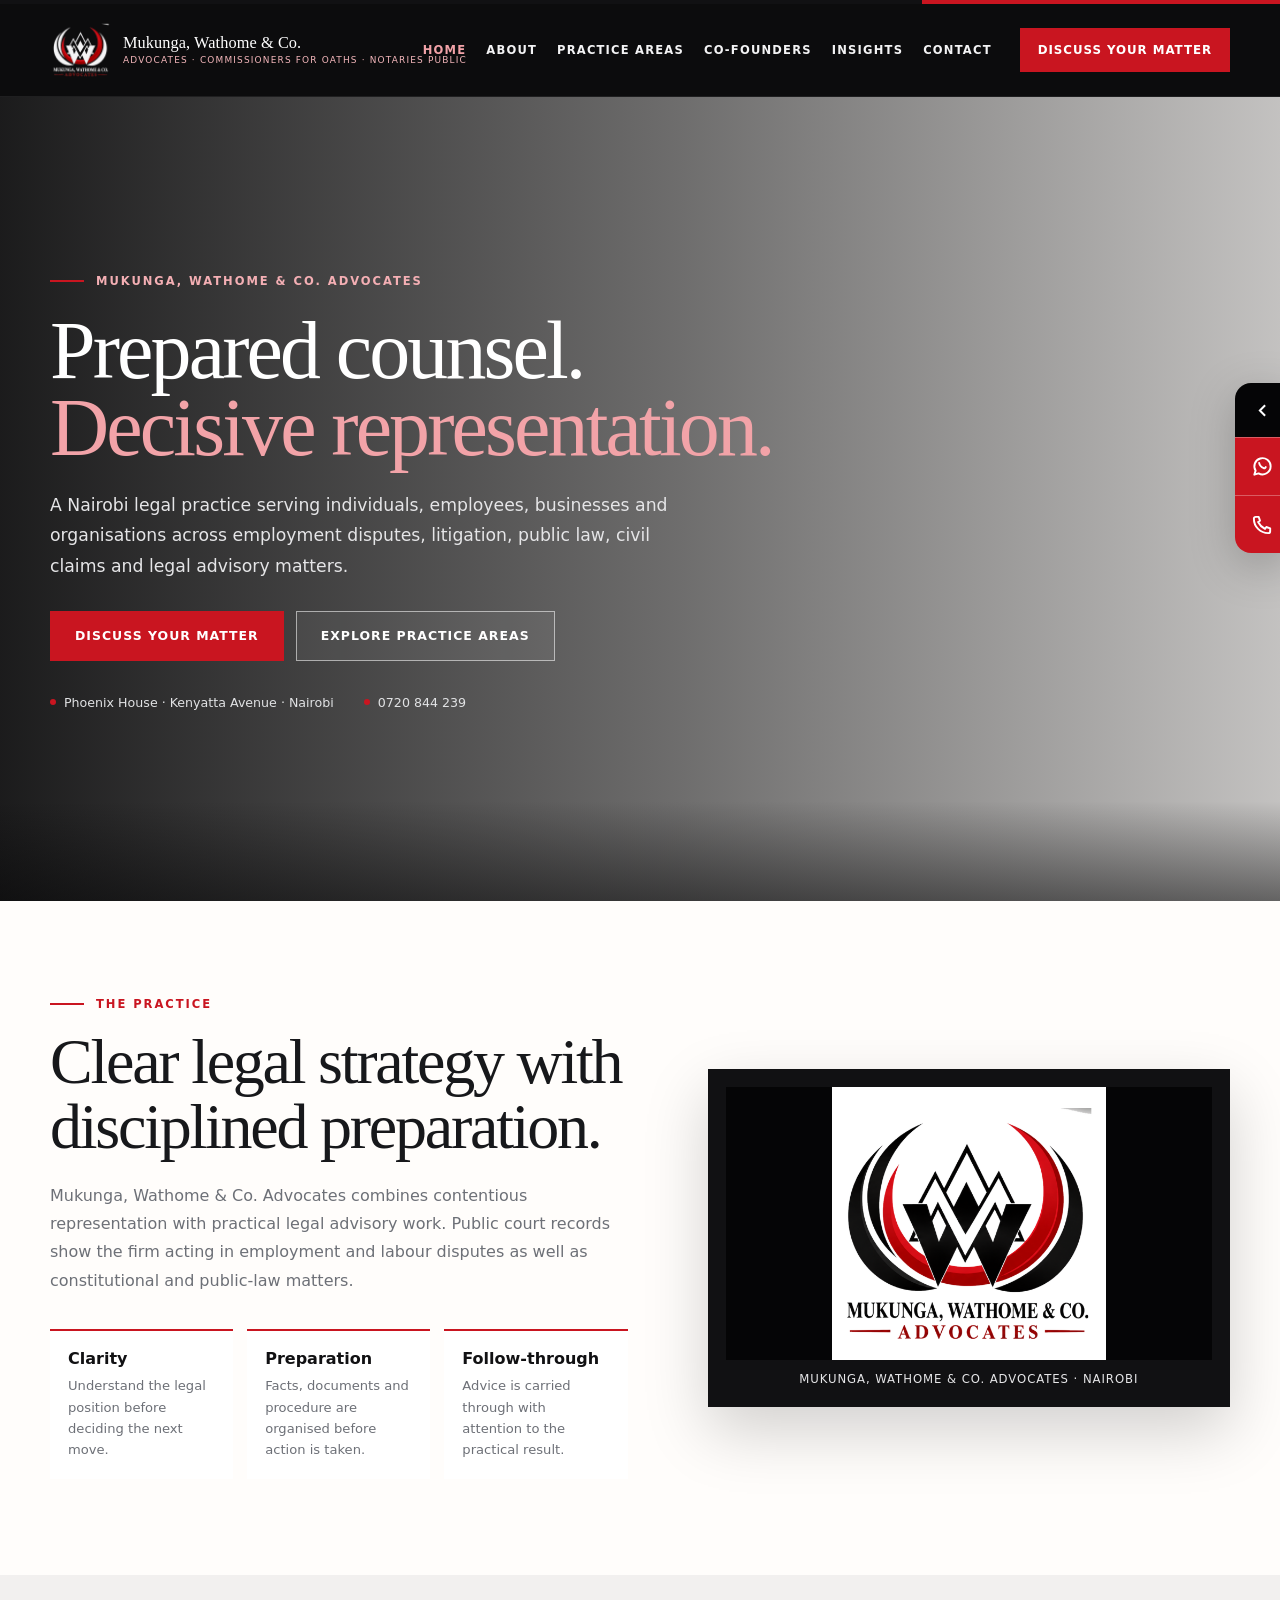
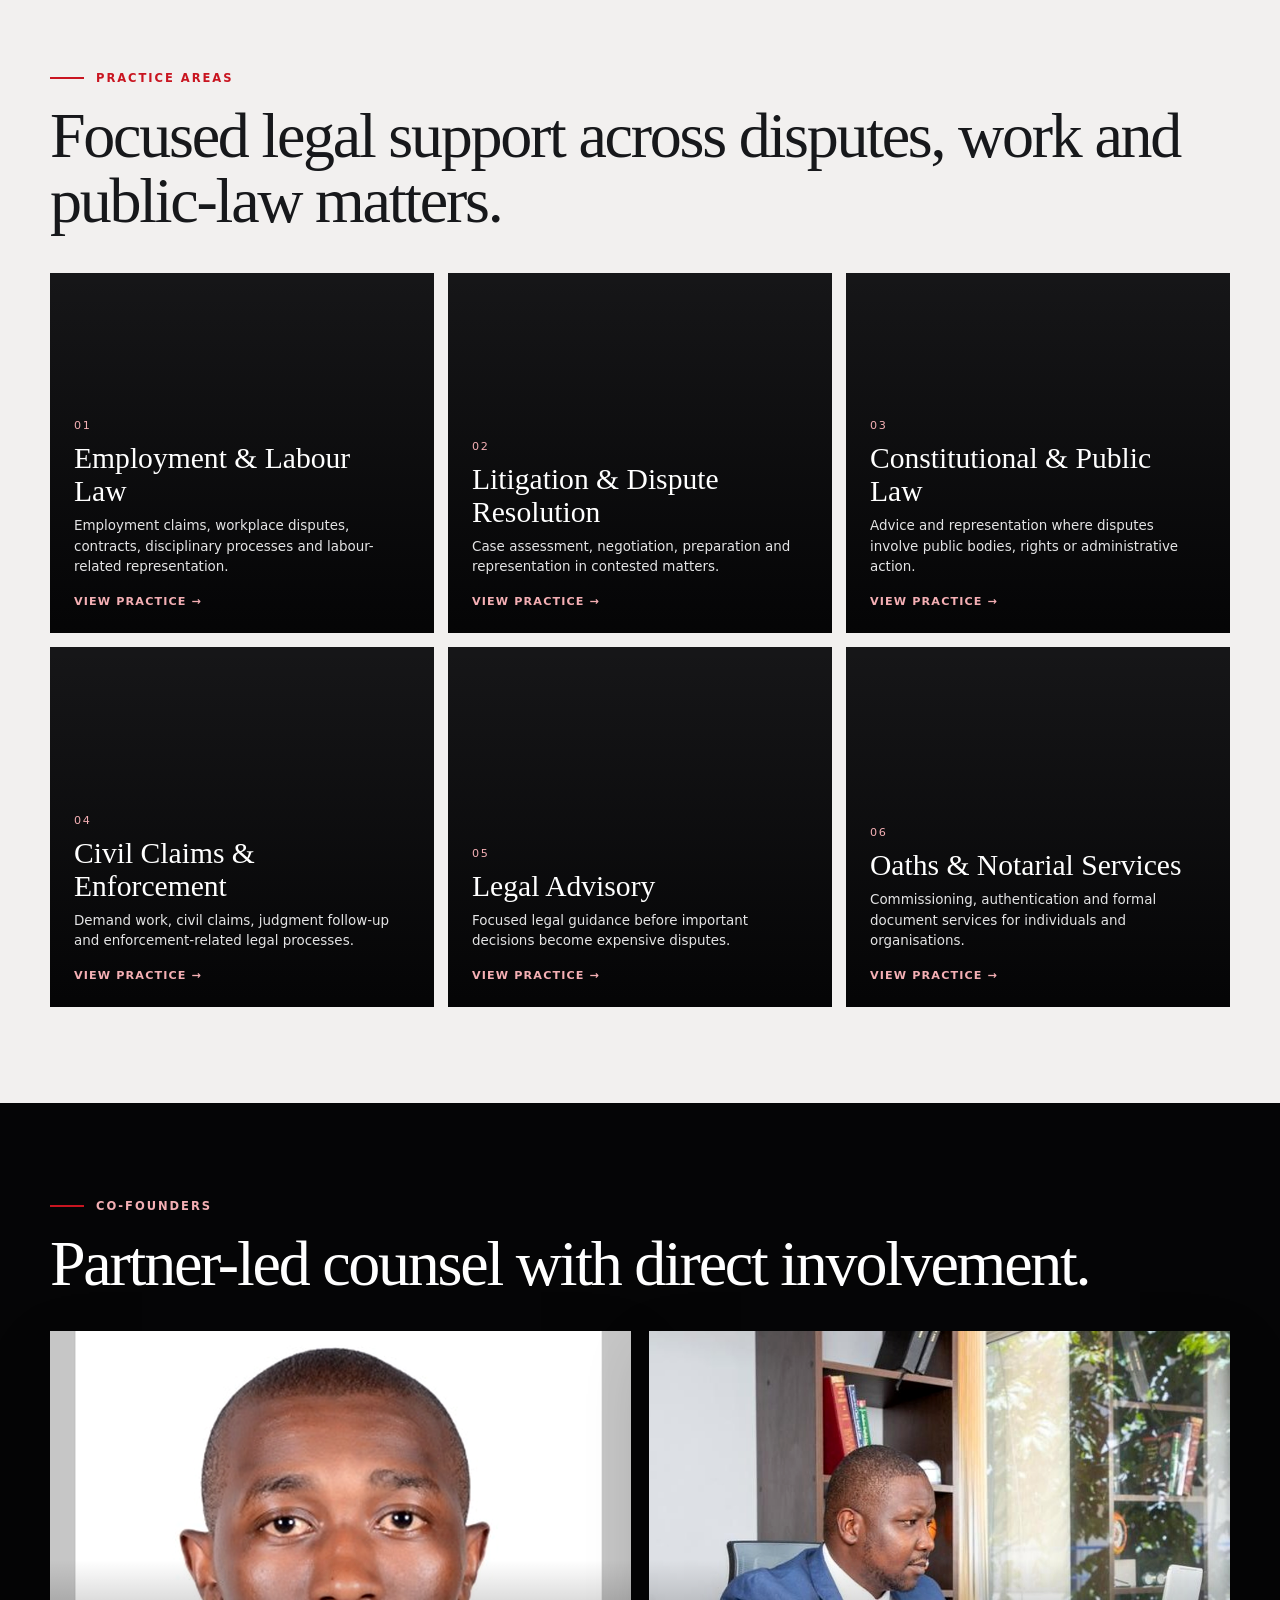
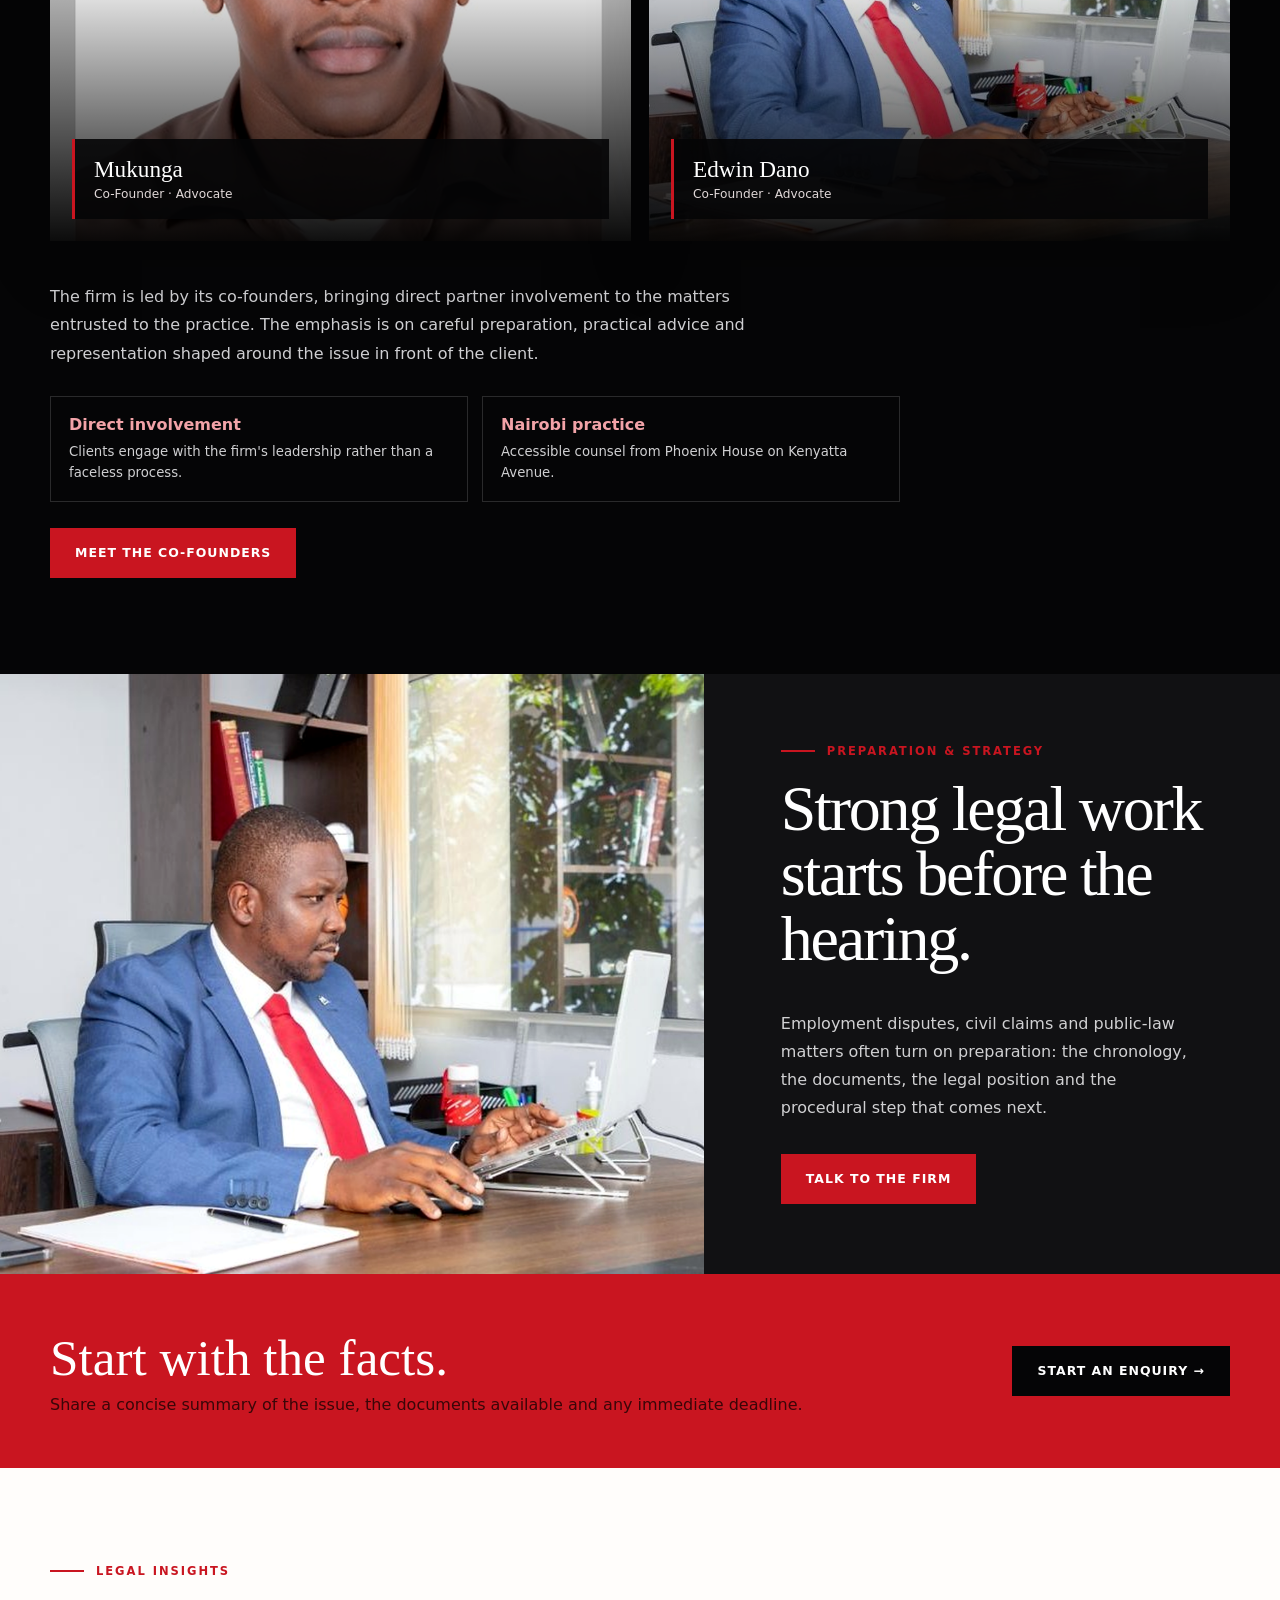
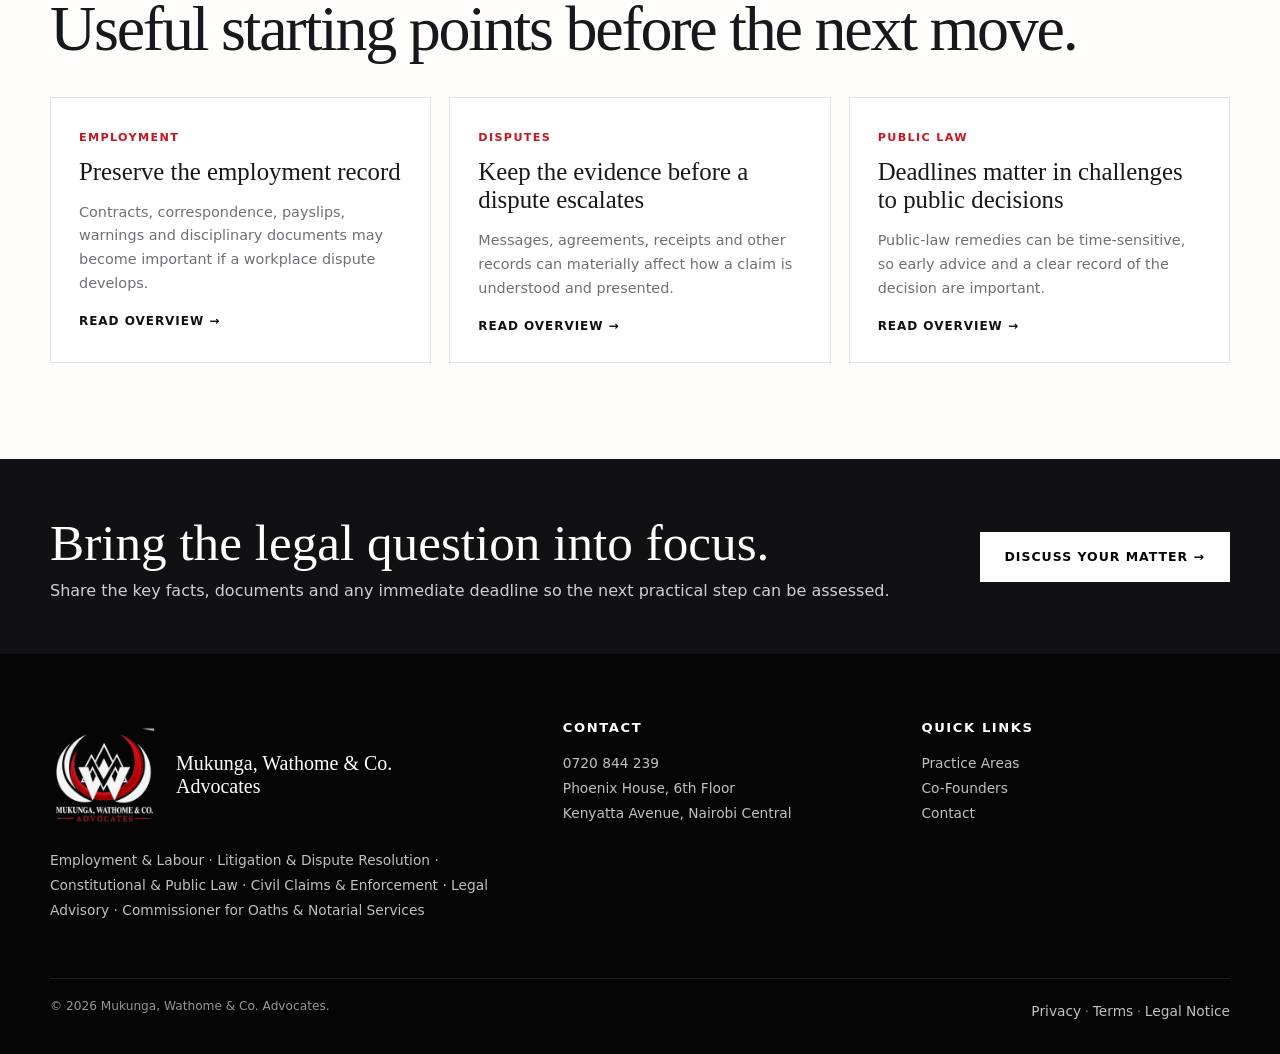
<file: index.html>
<!doctype html><html lang="en-KE"><head><meta charset="utf-8"><meta name="viewport" content="width=device-width,initial-scale=1,viewport-fit=cover"><title>Mukunga, Wathome & Co. Advocates | Nairobi</title><meta name="description" content="Nairobi advocates providing employment, litigation, constitutional, civil claims, advisory and notarial legal services."><link rel="canonical" href="https://mukunga-wathome-advocates.vercel.app/"><meta name="theme-color" content="#050506"><meta property="og:type" content="website"><meta property="og:title" content="Mukunga, Wathome & Co. Advocates | Nairobi"><meta property="og:description" content="Nairobi advocates providing employment, litigation, constitutional, civil claims, advisory and notarial legal services."><meta property="og:url" content="https://mukunga-wathome-advocates.vercel.app/"><meta property="og:image" content="https://mukunga-wathome-advocates.vercel.app/images/social-card.jpg"><link rel="manifest" href="/site.webmanifest"><link rel="icon" href="/images/icon-192.png"><link rel="stylesheet" href="/assets/css/site.css?v=2"><script type="application/ld+json">{"@context": "https://schema.org", "@type": "LegalService", "name": "Mukunga, Wathome & Co. Advocates", "url": "https://mukunga-wathome-advocates.vercel.app", "telephone": "+254720844239", "address": {"@type": "PostalAddress", "streetAddress": "Phoenix House, 6th Floor, Kenyatta Avenue", "addressLocality": "Nairobi", "addressCountry": "KE"}, "areaServed": "Kenya"}</script></head><body><div class="topline"></div><header class="site-header"><div class="container nav"><a class="brand" href="/" aria-label="Mukunga, Wathome & Co. Advocates home"><img class="brand-mark" src="/images/logo-light.png" alt=""><span class="brand-name"><b>Mukunga, Wathome & Co.</b><small>Advocates · Commissioners for Oaths · Notaries Public</small></span></a><nav class="nav-links" aria-label="Primary navigation"><a class="active" href="/">Home</a><a class="" href="/about">About</a><a class="" href="/practice-areas">Practice Areas</a><a class="" href="/co-founders">Co-Founders</a><a class="" href="/insights">Insights</a><a class="" href="/contact">Contact</a></nav><a class="nav-cta" href="/contact">Discuss your matter</a><button class="menu-btn" aria-label="Open menu" aria-expanded="false"><span></span></button></div><nav class="mobile-nav" aria-label="Mobile navigation"><a href="/">Home</a><a href="/about">About</a><a href="/practice-areas">Practice Areas</a><a href="/co-founders">Co-Founders</a><a href="/insights">Insights</a><a href="/contact">Contact</a><a href="/contact">Discuss your matter</a></nav></header><main><section class="hero"><div class="container"><div class="hero-content"><div class="eyebrow">Mukunga, Wathome & Co. Advocates</div><h1 class="display">Prepared counsel.<br><span>Decisive representation.</span></h1><p class="lead">A Nairobi legal practice serving individuals, employees, businesses and organisations across employment disputes, litigation, public law, civil claims and legal advisory matters.</p><div class="hero-actions"><a class="btn btn-gold" href="/contact">Discuss your matter</a><a class="btn btn-ghost" href="/practice-areas">Explore practice areas</a></div><div class="hero-meta"><span><i></i>Phoenix House · Kenyatta Avenue · Nairobi</span><span><i></i>0720 844 239</span></div></div></div></section>
<section class="section"><div class="container intro-grid"><div><div class="eyebrow">The practice</div><h2 class="section-title">Clear legal strategy with disciplined preparation.</h2><p class="section-copy">Mukunga, Wathome & Co. Advocates combines contentious representation with practical legal advisory work. Public court records show the firm acting in employment and labour disputes as well as constitutional and public-law matters.</p><div class="values"><div class="value"><b>Clarity</b><span>Understand the legal position before deciding the next move.</span></div><div class="value"><b>Preparation</b><span>Facts, documents and procedure are organised before action is taken.</span></div><div class="value"><b>Follow-through</b><span>Advice is carried through with attention to the practical result.</span></div></div></div><div class="logo-animation"><video autoplay muted loop playsinline preload="metadata" poster="/images/logo-white-bg.png"><source src="/assets/media/logo-intro.mp4" type="video/mp4"></video><small>MUKUNGA, WATHOME & CO. ADVOCATES · NAIROBI</small></div></div></section>
<section class="section practice-section"><div class="container"><div class="eyebrow">Practice areas</div><h2 class="section-title">Focused legal support across disputes, work and public-law matters.</h2><div class="practice-grid">
<a class="practice-card" style="--image:url('https://images.unsplash.com/photo-1521737604893-d14cc237f11d?auto=format&fit=crop&w=1400&q=82')" href="/practice-areas#employment"><div class="practice-content"><span class="practice-number">01</span><h3>Employment & Labour Law</h3><p>Employment claims, workplace disputes, contracts, disciplinary processes and labour-related representation.</p><span class="practice-link">View practice →</span></div></a>
<a class="practice-card" style="--image:url('https://images.unsplash.com/photo-1635845080335-dcfe06a0fcf1?auto=format&fit=crop&w=1400&q=82')" href="/practice-areas#litigation"><div class="practice-content"><span class="practice-number">02</span><h3>Litigation & Dispute Resolution</h3><p>Case assessment, negotiation, preparation and representation in contested matters.</p><span class="practice-link">View practice →</span></div></a>
<a class="practice-card" style="--image:url('https://images.unsplash.com/photo-1589994965851-a8f479c573a9?auto=format&fit=crop&w=1400&q=82')" href="/practice-areas#public"><div class="practice-content"><span class="practice-number">03</span><h3>Constitutional & Public Law</h3><p>Advice and representation where disputes involve public bodies, rights or administrative action.</p><span class="practice-link">View practice →</span></div></a>
<a class="practice-card" style="--image:url('https://images.unsplash.com/photo-1450101499163-c8848c66ca85?auto=format&fit=crop&w=1400&q=82')" href="/practice-areas#civil"><div class="practice-content"><span class="practice-number">04</span><h3>Civil Claims & Enforcement</h3><p>Demand work, civil claims, judgment follow-up and enforcement-related legal processes.</p><span class="practice-link">View practice →</span></div></a>
<a class="practice-card" style="--image:url('https://images.unsplash.com/photo-1431540015161-0bf868a2d407?auto=format&fit=crop&w=1400&q=82')" href="/practice-areas#advisory"><div class="practice-content"><span class="practice-number">05</span><h3>Legal Advisory</h3><p>Focused legal guidance before important decisions become expensive disputes.</p><span class="practice-link">View practice →</span></div></a>
<a class="practice-card" style="--image:url('https://images.unsplash.com/photo-1589829545856-d10d557cf95f?auto=format&fit=crop&w=1400&q=82')" href="/practice-areas#notarial"><div class="practice-content"><span class="practice-number">06</span><h3>Oaths & Notarial Services</h3><p>Commissioning, authentication and formal document services for individuals and organisations.</p><span class="practice-link">View practice →</span></div></a>
</div></div></section>
<section class="section partner-section"><div class="container"><div class="eyebrow">Co-Founders</div><h2 class="section-title">Partner-led counsel with direct involvement.</h2><div class="founders-grid"><article class="founder-card headshot"><img src="/assets/media/mukunga-headshot.png" alt="Mukunga, Co-Founder of Mukunga Wathome & Co. Advocates"><div class="founder-badge"><strong>Mukunga</strong><span>Co-Founder · Advocate</span></div></article><article class="founder-card office"><img src="/assets/media/edwin-dano-office.png" alt="Edwin Dano, Co-Founder of Mukunga Wathome & Co. Advocates"><div class="founder-badge"><strong>Edwin Dano</strong><span>Co-Founder · Advocate</span></div></article></div><div class="partner-copy"><p class="section-copy">The firm is led by its co-founders, bringing direct partner involvement to the matters entrusted to the practice. The emphasis is on careful preparation, practical advice and representation shaped around the issue in front of the client.</p><div class="partner-points"><div class="partner-point"><b>Direct involvement</b><span>Clients engage with the firm's leadership rather than a faceless process.</span></div><div class="partner-point"><b>Nairobi practice</b><span>Accessible counsel from Phoenix House on Kenyatta Avenue.</span></div></div><div style="margin-top:26px"><a class="btn btn-gold" href="/co-founders">Meet the co-founders</a></div></div></div></section>
<section class="image-band"><div class="photo" aria-label="Edwin Dano at work in the office"></div><div class="copy"><div class="eyebrow">Preparation & strategy</div><h2 class="section-title">Strong legal work starts before the hearing.</h2><p>Employment disputes, civil claims and public-law matters often turn on preparation: the chronology, the documents, the legal position and the procedural step that comes next.</p><a class="btn btn-gold" style="align-self:flex-start;margin-top:16px" href="/contact">Talk to the firm</a></div></section>
<section class="booking-band"><div class="container"><div><h2>Start with the facts.</h2><p>Share a concise summary of the issue, the documents available and any immediate deadline.</p></div><a class="btn btn-navy" href="/contact">Start an enquiry →</a></div></section>
<section class="section"><div class="container"><div class="eyebrow">Legal insights</div><h2 class="section-title">Useful starting points before the next move.</h2><div class="insight-grid"><article class="insight-card"><span class="tag">Employment</span><h3>Preserve the employment record</h3><p>Contracts, correspondence, payslips, warnings and disciplinary documents may become important if a workplace dispute develops.</p><a href="/insights#employment">Read overview →</a></article><article class="insight-card"><span class="tag">Disputes</span><h3>Keep the evidence before a dispute escalates</h3><p>Messages, agreements, receipts and other records can materially affect how a claim is understood and presented.</p><a href="/insights#disputes">Read overview →</a></article><article class="insight-card"><span class="tag">Public law</span><h3>Deadlines matter in challenges to public decisions</h3><p>Public-law remedies can be time-sensitive, so early advice and a clear record of the decision are important.</p><a href="/insights#public">Read overview →</a></article></div></div></section></main><aside class="contact-rail collapsed" aria-label="Quick contact"><button class="rail-toggle" aria-label="Expand or collapse quick contact"><svg viewBox="0 0 24 24"><path d="M9 18l6-6-6-6"/></svg></button><div class="rail-actions"><a href="https://wa.me/254720844239?text=Hello%20Mukunga%2C%20Wathome%20%26%20Co.%20Advocates%2C%20I%20would%20like%20to%20discuss%20a%20legal%20matter." target="_blank" rel="noopener" aria-label="WhatsApp Mukunga, Wathome & Co. Advocates"><svg viewBox="0 0 24 24"><path d="M20.5 11.8a8.5 8.5 0 0 1-12.6 7.4L3.5 20.5l1.3-4.2a8.5 8.5 0 1 1 15.7-4.5Z"/><path d="M8.5 8.2c.4 2.4 2.2 4.5 4.8 5.6.9.4 1.7-.3 2.1-1.2"/></svg></a><a href="tel:+254720844239" aria-label="Call Mukunga, Wathome & Co. Advocates"><svg viewBox="0 0 24 24"><path d="M5 4h3l1.4 4-2 1.4a16 16 0 0 0 7.2 7.2l1.4-2L20 16v3c0 1.1-.9 2-2 2C9.7 21 3 14.3 3 6c0-1.1.9-2 2-2Z"/></svg></a></div></aside><section class="cta-strip"><div class="container"><div><h2>Bring the legal question into focus.</h2><p>Share the key facts, documents and any immediate deadline so the next practical step can be assessed.</p></div><a class="btn btn-light" href="/contact">Discuss your matter →</a></div></section><footer class="footer"><div class="container"><div class="footer-grid"><div><div class="footer-brand"><img src="/images/logo-light.png" alt="Mukunga, Wathome & Co. Advocates"><strong>Mukunga, Wathome & Co.<br>Advocates</strong></div><p>Employment & Labour · Litigation & Dispute Resolution · Constitutional & Public Law · Civil Claims & Enforcement · Legal Advisory · Commissioner for Oaths & Notarial Services</p></div><div><h4>Contact</h4><p><a href="tel:+254720844239">0720 844 239</a><br>Phoenix House, 6th Floor<br>Kenyatta Avenue, Nairobi Central</p></div><div><h4>Quick links</h4><p><a href="/practice-areas">Practice Areas</a><br><a href="/co-founders">Co-Founders</a><br><a href="/contact">Contact</a></p></div></div><div class="footer-bottom"><span>© 2026 Mukunga, Wathome & Co. Advocates.</span><span><a href="/privacy">Privacy</a> · <a href="/terms">Terms</a> · <a href="/legal-notice">Legal Notice</a></span></div></div></footer><script src="/assets/js/site.js?v=2" defer></script></body></html>
</file>
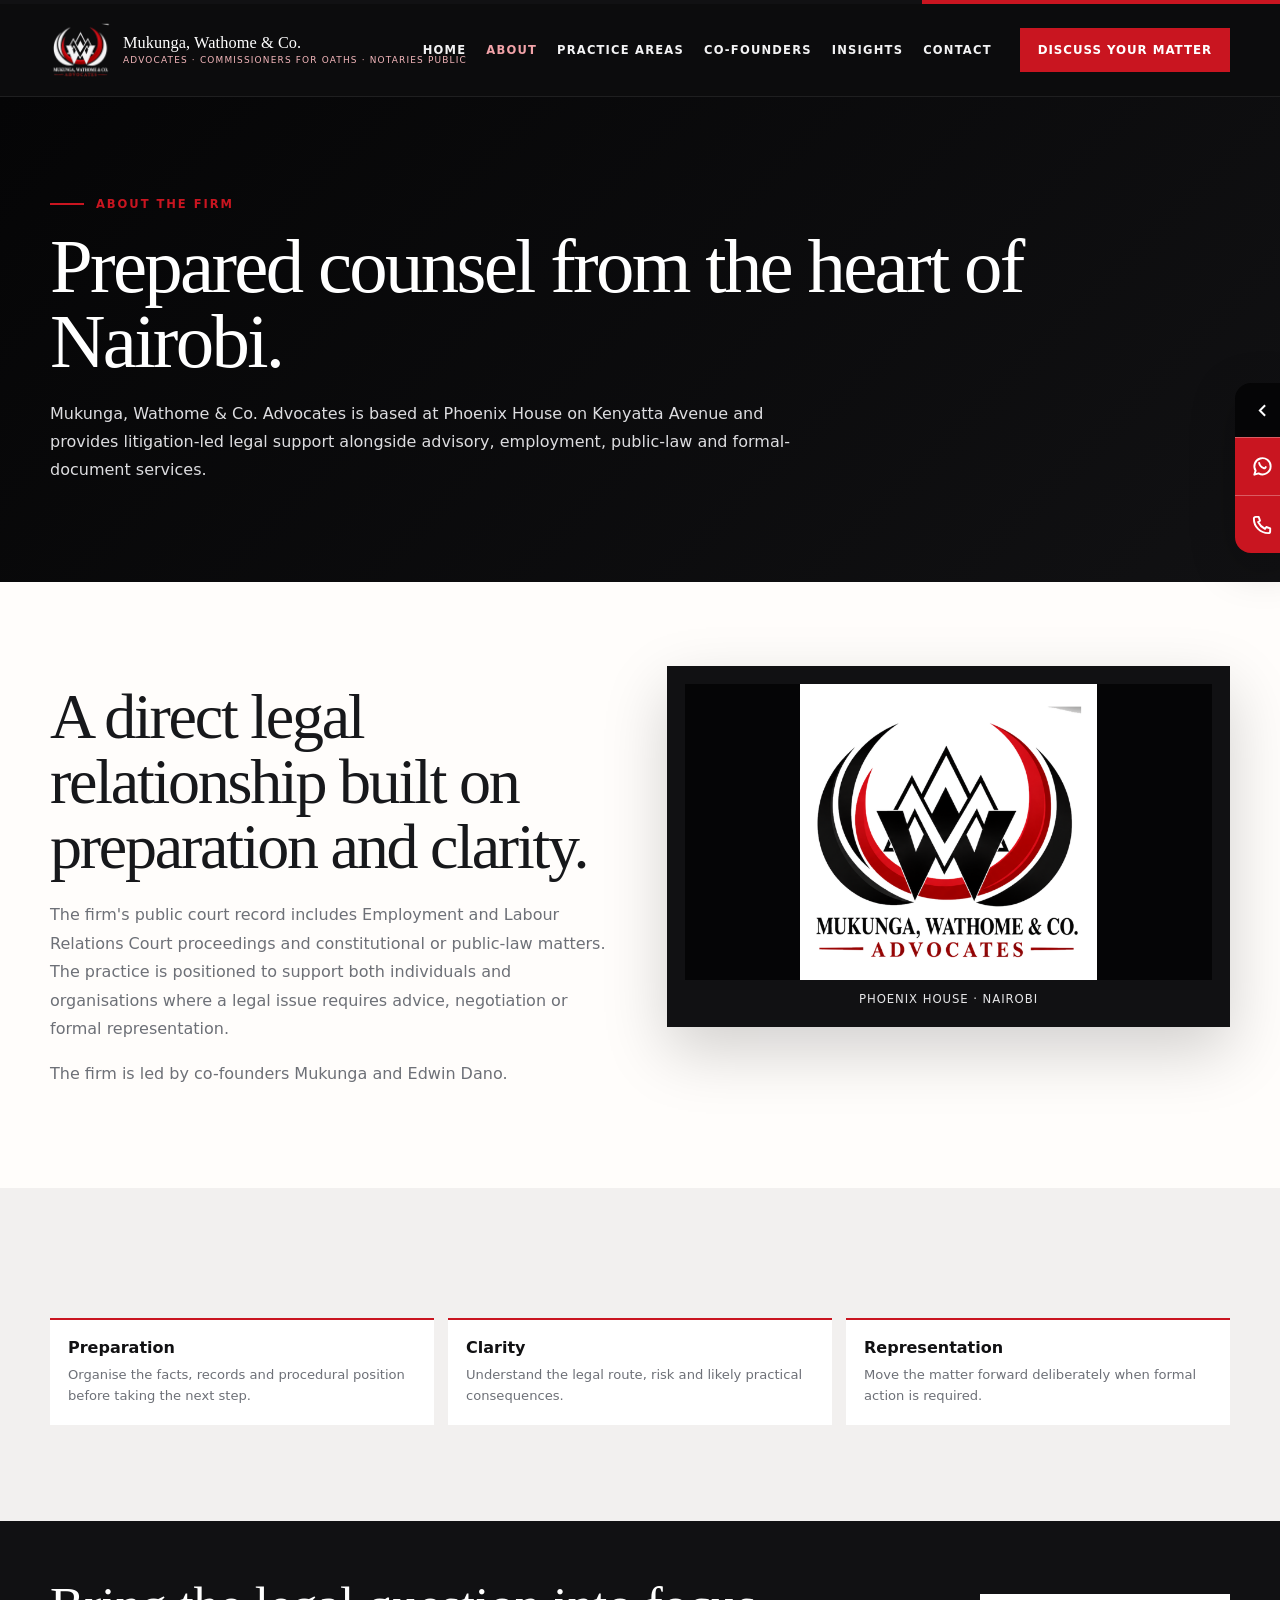
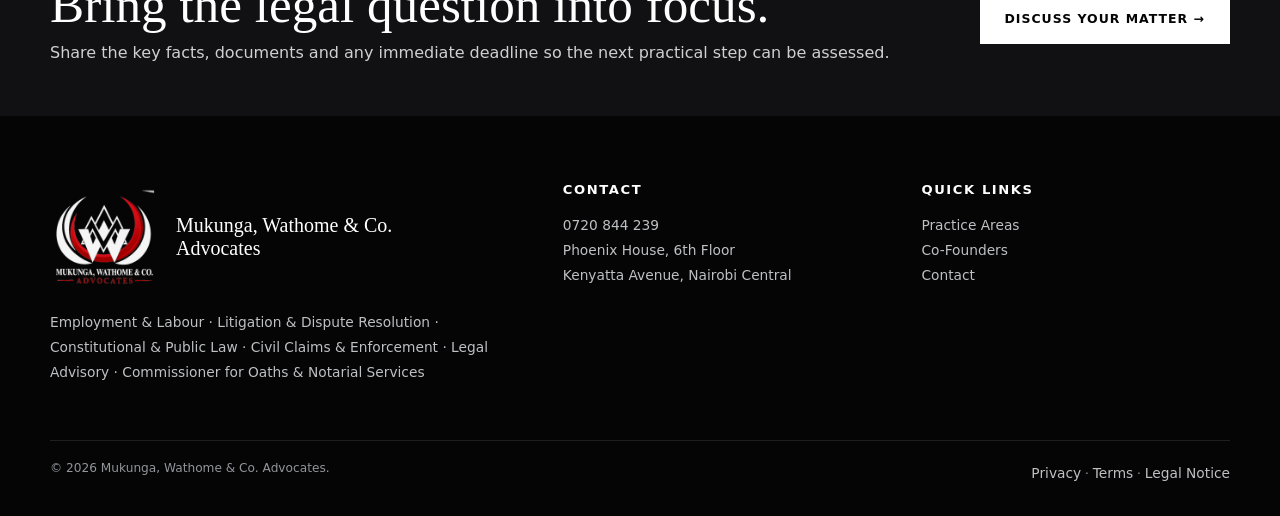
<file: about/index.html>
<!doctype html><html lang="en-KE"><head><meta charset="utf-8"><meta name="viewport" content="width=device-width,initial-scale=1,viewport-fit=cover"><title>About | Mukunga, Wathome & Co. Advocates</title><meta name="description" content="About Mukunga, Wathome & Co. Advocates, a Nairobi legal practice at Phoenix House."><link rel="canonical" href="https://mukunga-wathome-advocates.vercel.app/about"><meta name="theme-color" content="#050506"><meta property="og:type" content="website"><meta property="og:title" content="About | Mukunga, Wathome & Co. Advocates"><meta property="og:description" content="About Mukunga, Wathome & Co. Advocates, a Nairobi legal practice at Phoenix House."><meta property="og:url" content="https://mukunga-wathome-advocates.vercel.app/about"><meta property="og:image" content="https://mukunga-wathome-advocates.vercel.app/images/social-card.jpg"><link rel="manifest" href="/site.webmanifest"><link rel="icon" href="/images/icon-192.png"><link rel="stylesheet" href="/assets/css/site.css?v=2"><script type="application/ld+json">{"@context": "https://schema.org", "@type": "LegalService", "name": "Mukunga, Wathome & Co. Advocates", "url": "https://mukunga-wathome-advocates.vercel.app", "telephone": "+254720844239", "address": {"@type": "PostalAddress", "streetAddress": "Phoenix House, 6th Floor, Kenyatta Avenue", "addressLocality": "Nairobi", "addressCountry": "KE"}, "areaServed": "Kenya"}</script></head><body><div class="topline"></div><header class="site-header"><div class="container nav"><a class="brand" href="/" aria-label="Mukunga, Wathome & Co. Advocates home"><img class="brand-mark" src="/images/logo-light.png" alt=""><span class="brand-name"><b>Mukunga, Wathome & Co.</b><small>Advocates · Commissioners for Oaths · Notaries Public</small></span></a><nav class="nav-links" aria-label="Primary navigation"><a class="" href="/">Home</a><a class="active" href="/about">About</a><a class="" href="/practice-areas">Practice Areas</a><a class="" href="/co-founders">Co-Founders</a><a class="" href="/insights">Insights</a><a class="" href="/contact">Contact</a></nav><a class="nav-cta" href="/contact">Discuss your matter</a><button class="menu-btn" aria-label="Open menu" aria-expanded="false"><span></span></button></div><nav class="mobile-nav" aria-label="Mobile navigation"><a href="/">Home</a><a href="/about">About</a><a href="/practice-areas">Practice Areas</a><a href="/co-founders">Co-Founders</a><a href="/insights">Insights</a><a href="/contact">Contact</a><a href="/contact">Discuss your matter</a></nav></header><main><section class="page-hero"><div class="container"><div class="eyebrow">About the firm</div><h1 class="page-title">Prepared counsel from the heart of Nairobi.</h1><p>Mukunga, Wathome & Co. Advocates is based at Phoenix House on Kenyatta Avenue and provides litigation-led legal support alongside advisory, employment, public-law and formal-document services.</p></div></section><section class="page-main"><div class="container two-col"><div><h2 class="section-title">A direct legal relationship built on preparation and clarity.</h2><p class="section-copy">The firm's public court record includes Employment and Labour Relations Court proceedings and constitutional or public-law matters. The practice is positioned to support both individuals and organisations where a legal issue requires advice, negotiation or formal representation.</p><p class="section-copy">The firm is led by co-founders Mukunga and Edwin Dano.</p></div><div class="logo-animation"><video autoplay muted loop playsinline preload="metadata" poster="/images/logo-white-bg.png"><source src="/assets/media/logo-intro.mp4" type="video/mp4"></video><small>PHOENIX HOUSE · NAIROBI</small></div></div></section><section class="section practice-section"><div class="container"><div class="values"><div class="value"><b>Preparation</b><span>Organise the facts, records and procedural position before taking the next step.</span></div><div class="value"><b>Clarity</b><span>Understand the legal route, risk and likely practical consequences.</span></div><div class="value"><b>Representation</b><span>Move the matter forward deliberately when formal action is required.</span></div></div></div></section></main><aside class="contact-rail collapsed" aria-label="Quick contact"><button class="rail-toggle" aria-label="Expand or collapse quick contact"><svg viewBox="0 0 24 24"><path d="M9 18l6-6-6-6"/></svg></button><div class="rail-actions"><a href="https://wa.me/254720844239?text=Hello%20Mukunga%2C%20Wathome%20%26%20Co.%20Advocates%2C%20I%20would%20like%20to%20discuss%20a%20legal%20matter." target="_blank" rel="noopener" aria-label="WhatsApp Mukunga, Wathome & Co. Advocates"><svg viewBox="0 0 24 24"><path d="M20.5 11.8a8.5 8.5 0 0 1-12.6 7.4L3.5 20.5l1.3-4.2a8.5 8.5 0 1 1 15.7-4.5Z"/><path d="M8.5 8.2c.4 2.4 2.2 4.5 4.8 5.6.9.4 1.7-.3 2.1-1.2"/></svg></a><a href="tel:+254720844239" aria-label="Call Mukunga, Wathome & Co. Advocates"><svg viewBox="0 0 24 24"><path d="M5 4h3l1.4 4-2 1.4a16 16 0 0 0 7.2 7.2l1.4-2L20 16v3c0 1.1-.9 2-2 2C9.7 21 3 14.3 3 6c0-1.1.9-2 2-2Z"/></svg></a></div></aside><section class="cta-strip"><div class="container"><div><h2>Bring the legal question into focus.</h2><p>Share the key facts, documents and any immediate deadline so the next practical step can be assessed.</p></div><a class="btn btn-light" href="/contact">Discuss your matter →</a></div></section><footer class="footer"><div class="container"><div class="footer-grid"><div><div class="footer-brand"><img src="/images/logo-light.png" alt="Mukunga, Wathome & Co. Advocates"><strong>Mukunga, Wathome & Co.<br>Advocates</strong></div><p>Employment & Labour · Litigation & Dispute Resolution · Constitutional & Public Law · Civil Claims & Enforcement · Legal Advisory · Commissioner for Oaths & Notarial Services</p></div><div><h4>Contact</h4><p><a href="tel:+254720844239">0720 844 239</a><br>Phoenix House, 6th Floor<br>Kenyatta Avenue, Nairobi Central</p></div><div><h4>Quick links</h4><p><a href="/practice-areas">Practice Areas</a><br><a href="/co-founders">Co-Founders</a><br><a href="/contact">Contact</a></p></div></div><div class="footer-bottom"><span>© 2026 Mukunga, Wathome & Co. Advocates.</span><span><a href="/privacy">Privacy</a> · <a href="/terms">Terms</a> · <a href="/legal-notice">Legal Notice</a></span></div></div></footer><script src="/assets/js/site.js?v=2" defer></script></body></html>
</file>
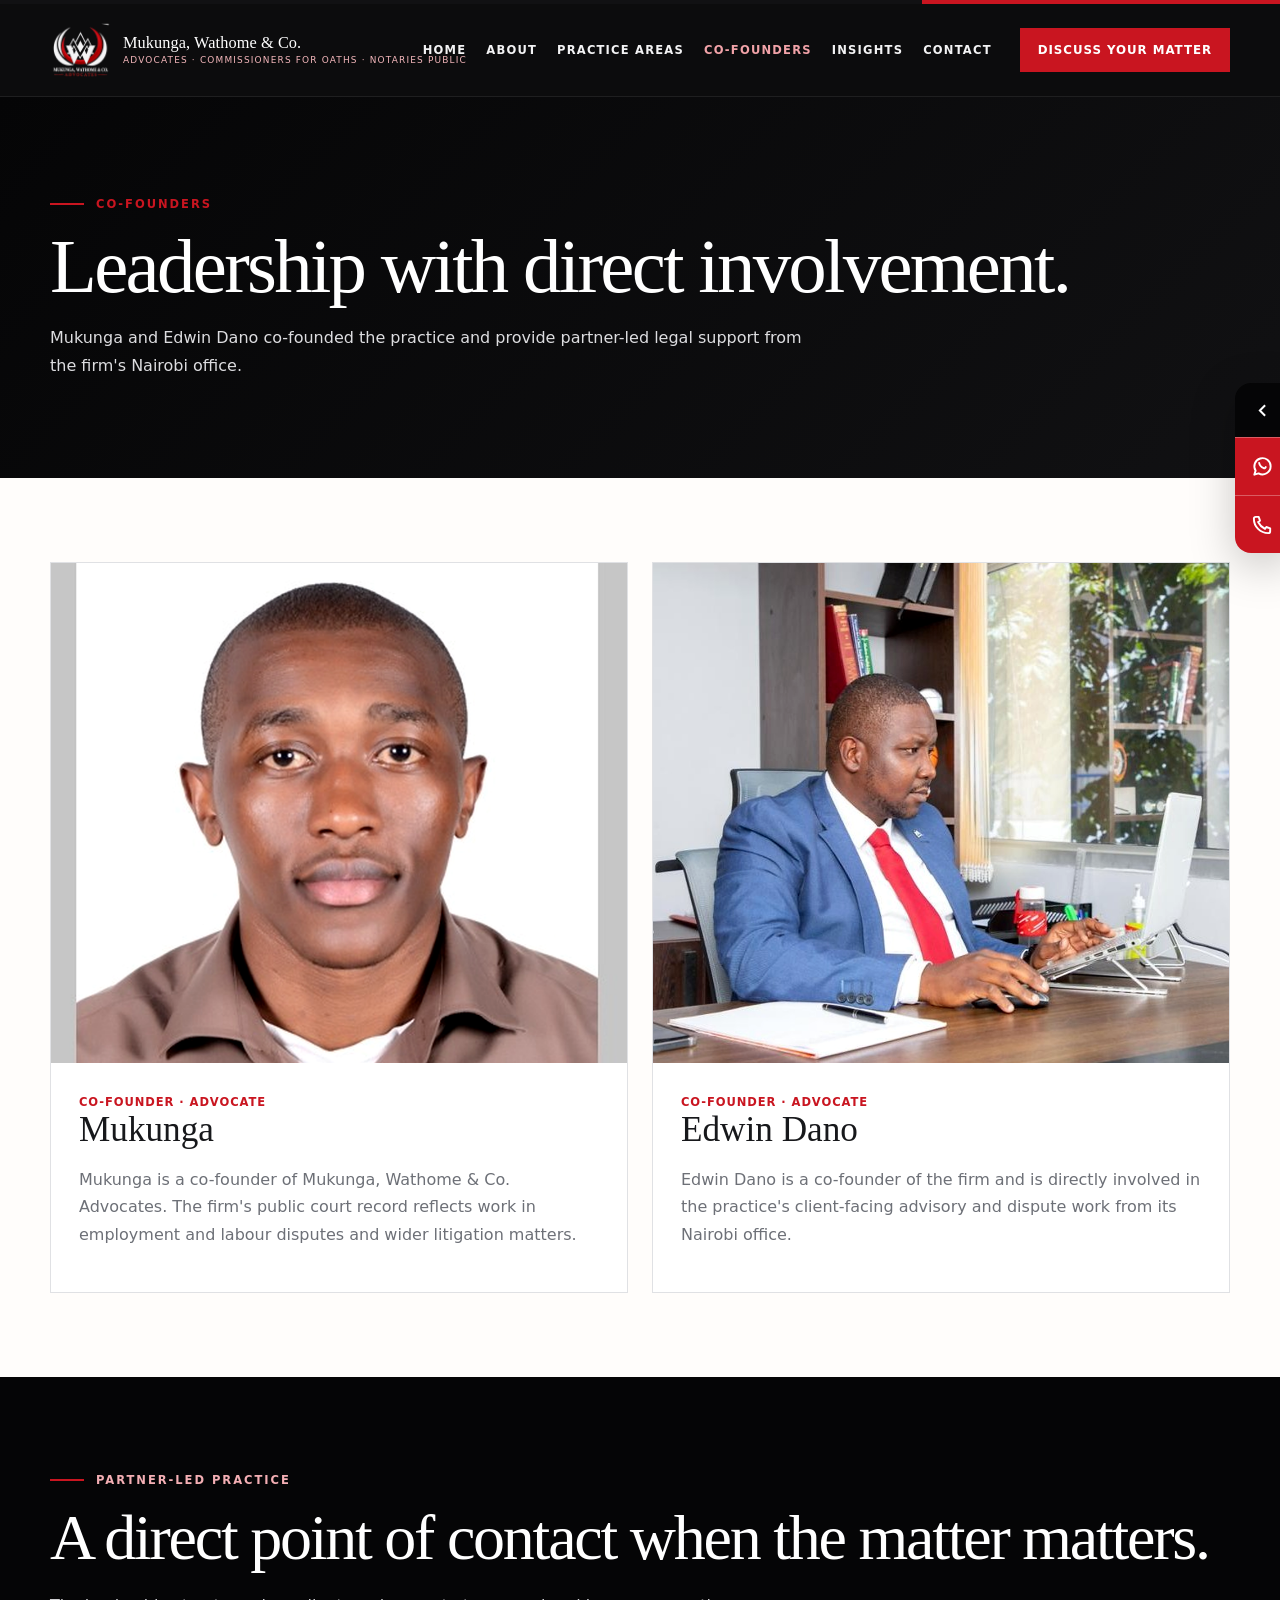
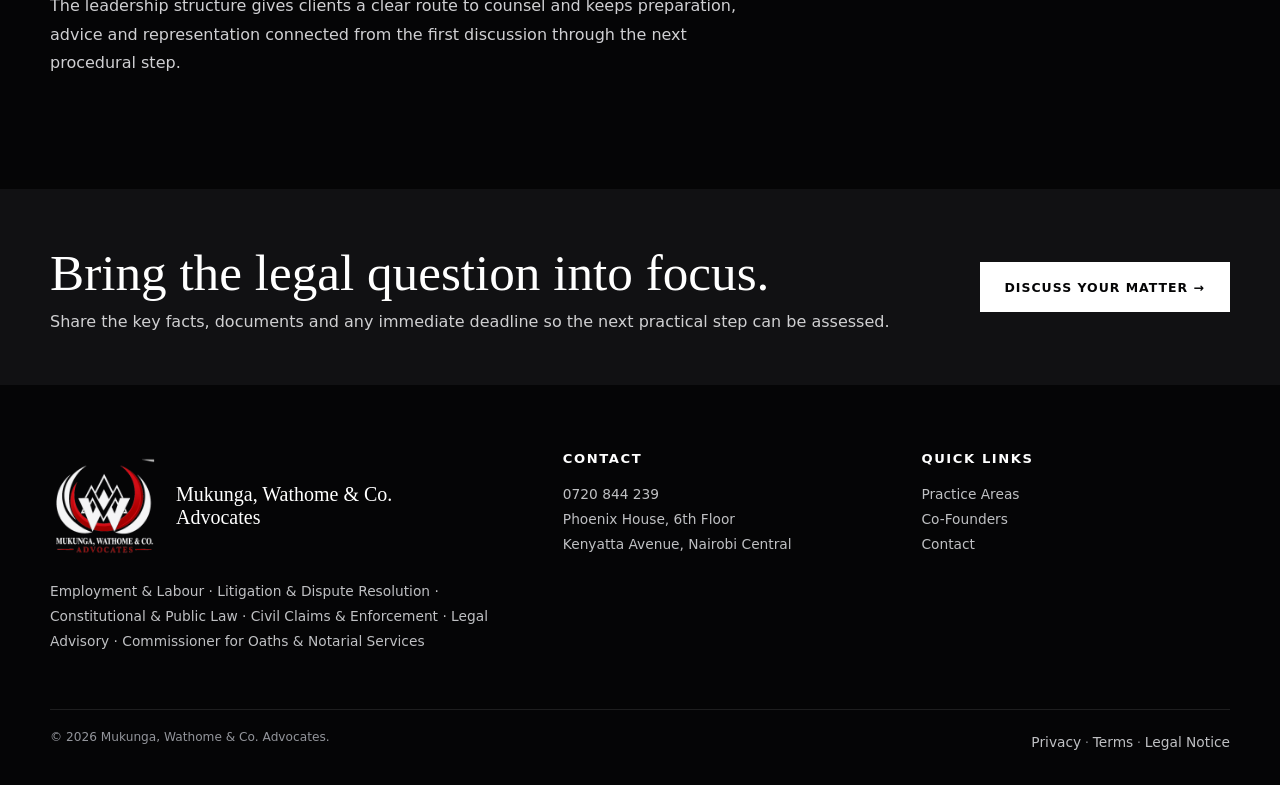
<file: co-founders/index.html>
<!doctype html><html lang="en-KE"><head><meta charset="utf-8"><meta name="viewport" content="width=device-width,initial-scale=1,viewport-fit=cover"><title>Co-Founders | Mukunga, Wathome & Co. Advocates</title><meta name="description" content="Meet the co-founders of Mukunga, Wathome & Co. Advocates in Nairobi."><link rel="canonical" href="https://mukunga-wathome-advocates.vercel.app/co-founders"><meta name="theme-color" content="#050506"><meta property="og:type" content="website"><meta property="og:title" content="Co-Founders | Mukunga, Wathome & Co. Advocates"><meta property="og:description" content="Meet the co-founders of Mukunga, Wathome & Co. Advocates in Nairobi."><meta property="og:url" content="https://mukunga-wathome-advocates.vercel.app/co-founders"><meta property="og:image" content="https://mukunga-wathome-advocates.vercel.app/images/social-card.jpg"><link rel="manifest" href="/site.webmanifest"><link rel="icon" href="/images/icon-192.png"><link rel="stylesheet" href="/assets/css/site.css?v=2"><script type="application/ld+json">{"@context": "https://schema.org", "@type": "LegalService", "name": "Mukunga, Wathome & Co. Advocates", "url": "https://mukunga-wathome-advocates.vercel.app", "telephone": "+254720844239", "address": {"@type": "PostalAddress", "streetAddress": "Phoenix House, 6th Floor, Kenyatta Avenue", "addressLocality": "Nairobi", "addressCountry": "KE"}, "areaServed": "Kenya"}</script></head><body><div class="topline"></div><header class="site-header"><div class="container nav"><a class="brand" href="/" aria-label="Mukunga, Wathome & Co. Advocates home"><img class="brand-mark" src="/images/logo-light.png" alt=""><span class="brand-name"><b>Mukunga, Wathome & Co.</b><small>Advocates · Commissioners for Oaths · Notaries Public</small></span></a><nav class="nav-links" aria-label="Primary navigation"><a class="" href="/">Home</a><a class="" href="/about">About</a><a class="" href="/practice-areas">Practice Areas</a><a class="active" href="/co-founders">Co-Founders</a><a class="" href="/insights">Insights</a><a class="" href="/contact">Contact</a></nav><a class="nav-cta" href="/contact">Discuss your matter</a><button class="menu-btn" aria-label="Open menu" aria-expanded="false"><span></span></button></div><nav class="mobile-nav" aria-label="Mobile navigation"><a href="/">Home</a><a href="/about">About</a><a href="/practice-areas">Practice Areas</a><a href="/co-founders">Co-Founders</a><a href="/insights">Insights</a><a href="/contact">Contact</a><a href="/contact">Discuss your matter</a></nav></header><main><section class="page-hero"><div class="container"><div class="eyebrow">Co-Founders</div><h1 class="page-title">Leadership with direct involvement.</h1><p>Mukunga and Edwin Dano co-founded the practice and provide partner-led legal support from the firm's Nairobi office.</p></div></section><section class="page-main"><div class="container leadership-page"><article class="leader headshot"><div class="leader-media"><img src="/assets/media/mukunga-headshot.png" alt="Mukunga"></div><div class="leader-copy"><span class="role">Co-Founder · Advocate</span><h2>Mukunga</h2><p>Mukunga is a co-founder of Mukunga, Wathome & Co. Advocates. The firm's public court record reflects work in employment and labour disputes and wider litigation matters.</p></div></article><article class="leader office"><div class="leader-media"><img src="/assets/media/edwin-dano-office.png" alt="Edwin Dano"></div><div class="leader-copy"><span class="role">Co-Founder · Advocate</span><h2>Edwin Dano</h2><p>Edwin Dano is a co-founder of the firm and is directly involved in the practice's client-facing advisory and dispute work from its Nairobi office.</p></div></article></div></section><section class="section partner-section"><div class="container"><div class="eyebrow">Partner-led practice</div><h2 class="section-title">A direct point of contact when the matter matters.</h2><p class="section-copy">The leadership structure gives clients a clear route to counsel and keeps preparation, advice and representation connected from the first discussion through the next procedural step.</p></div></section></main><aside class="contact-rail collapsed" aria-label="Quick contact"><button class="rail-toggle" aria-label="Expand or collapse quick contact"><svg viewBox="0 0 24 24"><path d="M9 18l6-6-6-6"/></svg></button><div class="rail-actions"><a href="https://wa.me/254720844239?text=Hello%20Mukunga%2C%20Wathome%20%26%20Co.%20Advocates%2C%20I%20would%20like%20to%20discuss%20a%20legal%20matter." target="_blank" rel="noopener" aria-label="WhatsApp Mukunga, Wathome & Co. Advocates"><svg viewBox="0 0 24 24"><path d="M20.5 11.8a8.5 8.5 0 0 1-12.6 7.4L3.5 20.5l1.3-4.2a8.5 8.5 0 1 1 15.7-4.5Z"/><path d="M8.5 8.2c.4 2.4 2.2 4.5 4.8 5.6.9.4 1.7-.3 2.1-1.2"/></svg></a><a href="tel:+254720844239" aria-label="Call Mukunga, Wathome & Co. Advocates"><svg viewBox="0 0 24 24"><path d="M5 4h3l1.4 4-2 1.4a16 16 0 0 0 7.2 7.2l1.4-2L20 16v3c0 1.1-.9 2-2 2C9.7 21 3 14.3 3 6c0-1.1.9-2 2-2Z"/></svg></a></div></aside><section class="cta-strip"><div class="container"><div><h2>Bring the legal question into focus.</h2><p>Share the key facts, documents and any immediate deadline so the next practical step can be assessed.</p></div><a class="btn btn-light" href="/contact">Discuss your matter →</a></div></section><footer class="footer"><div class="container"><div class="footer-grid"><div><div class="footer-brand"><img src="/images/logo-light.png" alt="Mukunga, Wathome & Co. Advocates"><strong>Mukunga, Wathome & Co.<br>Advocates</strong></div><p>Employment & Labour · Litigation & Dispute Resolution · Constitutional & Public Law · Civil Claims & Enforcement · Legal Advisory · Commissioner for Oaths & Notarial Services</p></div><div><h4>Contact</h4><p><a href="tel:+254720844239">0720 844 239</a><br>Phoenix House, 6th Floor<br>Kenyatta Avenue, Nairobi Central</p></div><div><h4>Quick links</h4><p><a href="/practice-areas">Practice Areas</a><br><a href="/co-founders">Co-Founders</a><br><a href="/contact">Contact</a></p></div></div><div class="footer-bottom"><span>© 2026 Mukunga, Wathome & Co. Advocates.</span><span><a href="/privacy">Privacy</a> · <a href="/terms">Terms</a> · <a href="/legal-notice">Legal Notice</a></span></div></div></footer><script src="/assets/js/site.js?v=2" defer></script></body></html>
</file>
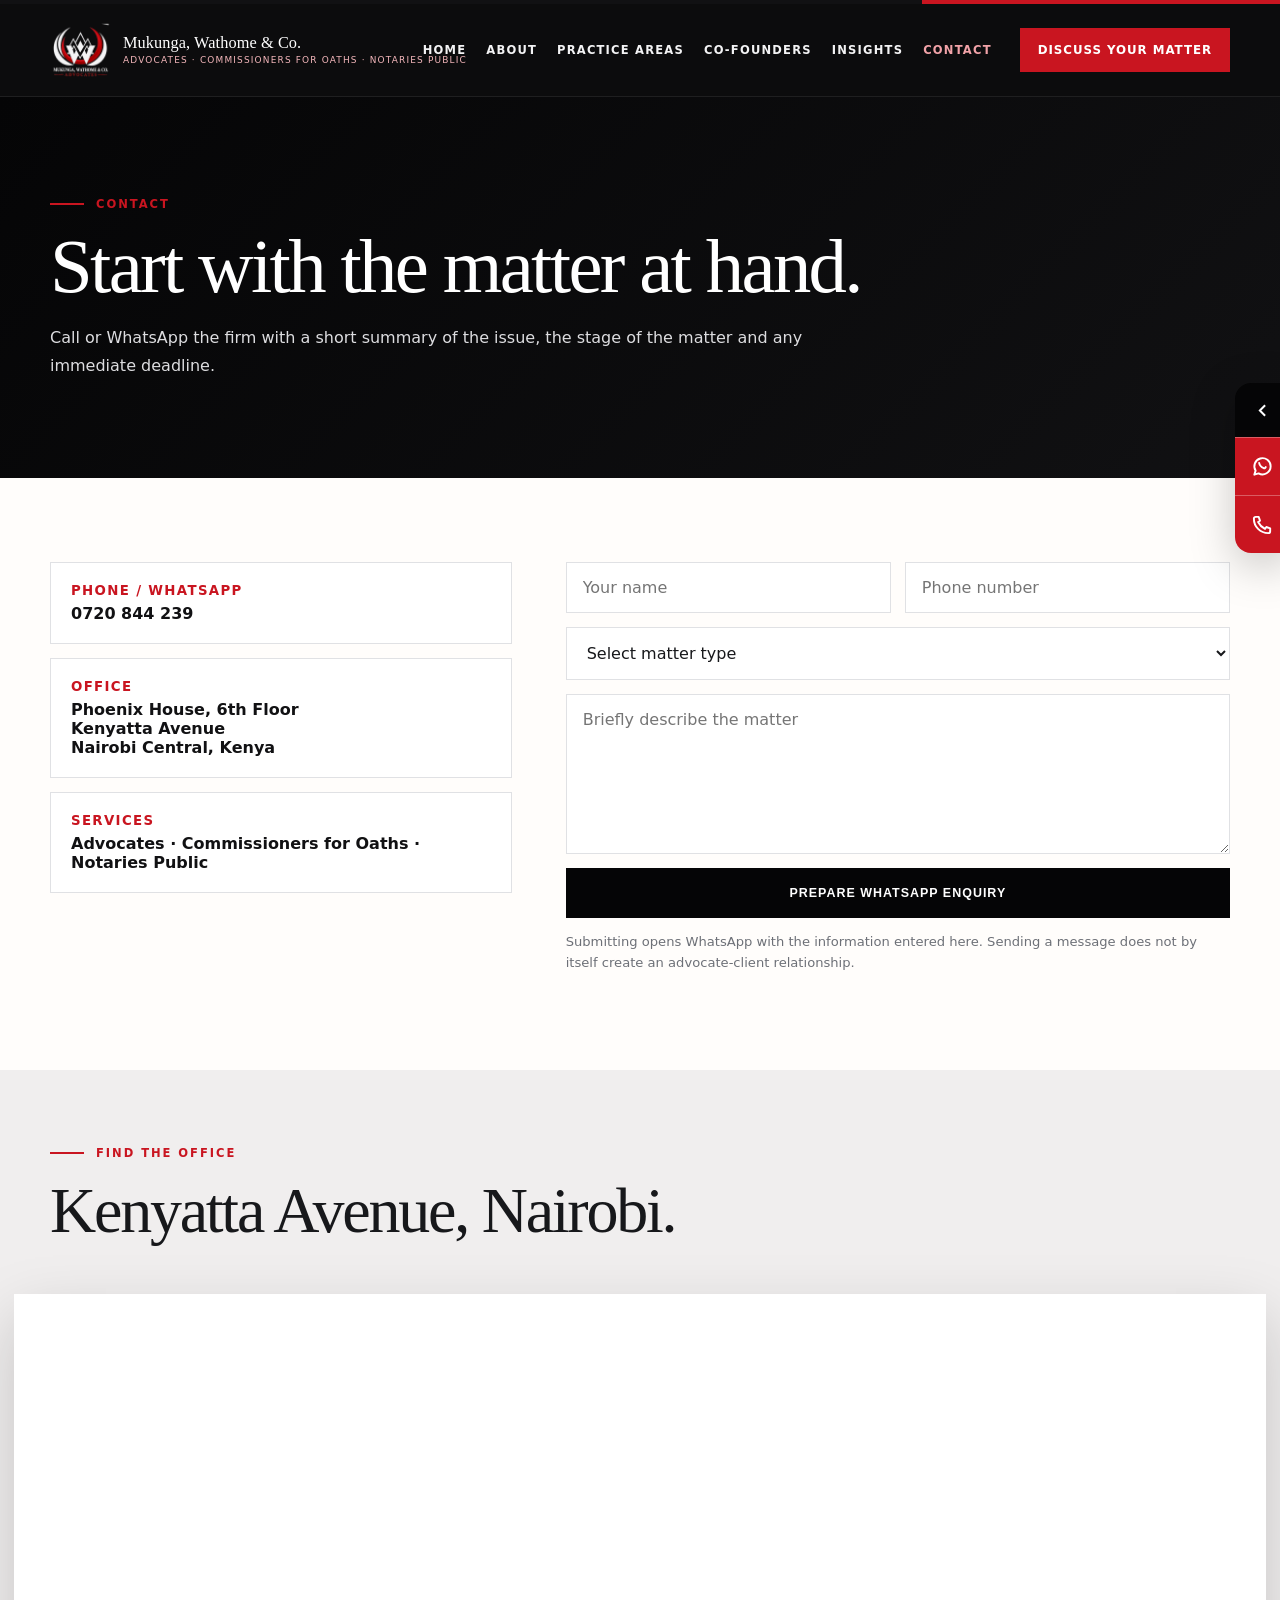
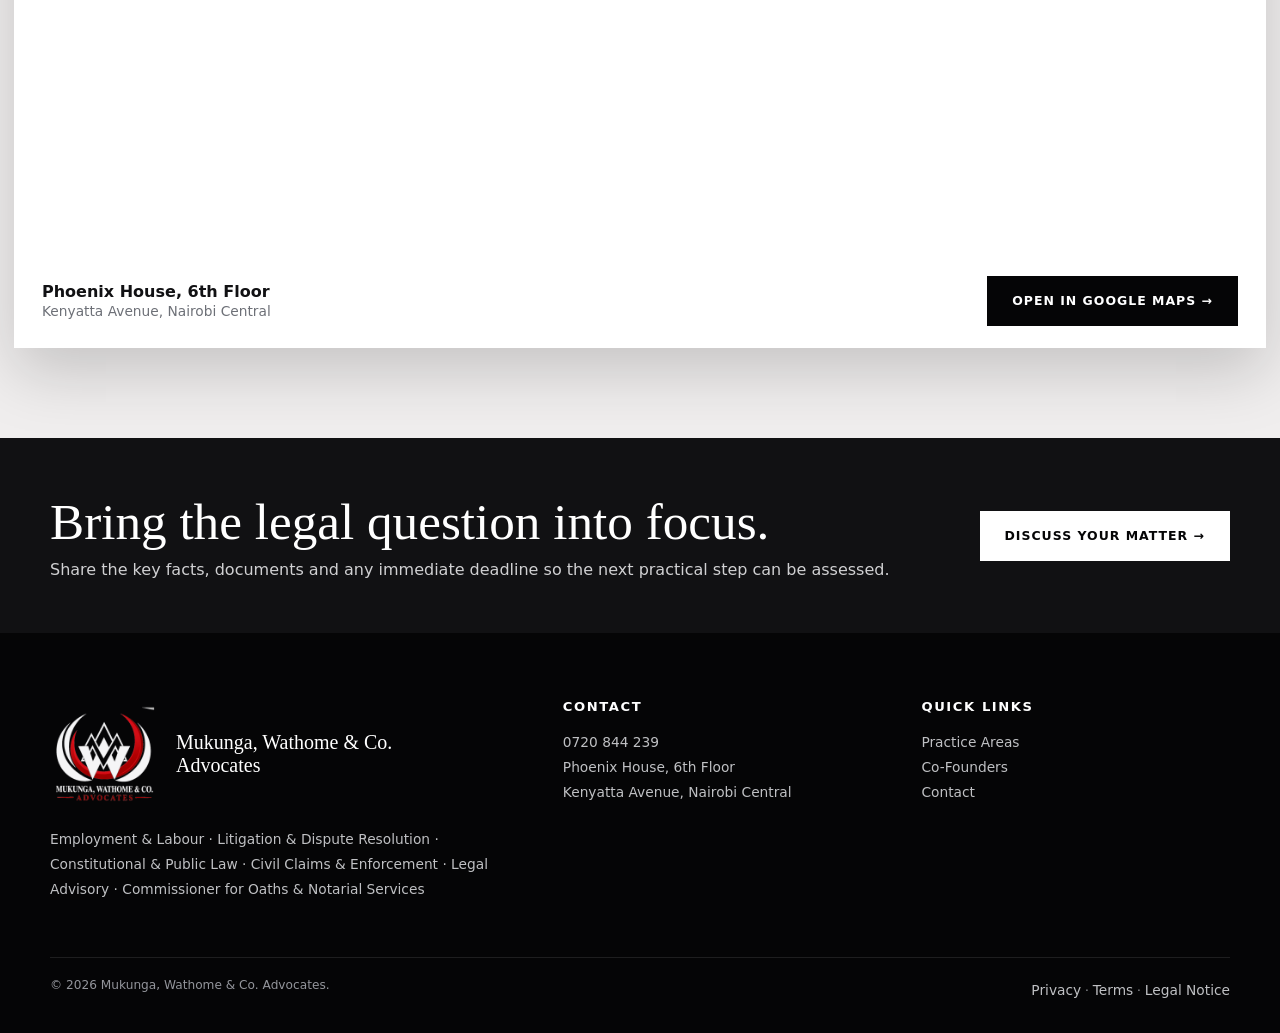
<file: contact/index.html>
<!doctype html><html lang="en-KE"><head><meta charset="utf-8"><meta name="viewport" content="width=device-width,initial-scale=1,viewport-fit=cover"><title>Contact | Mukunga, Wathome & Co. Advocates</title><meta name="description" content="Contact Mukunga, Wathome & Co. Advocates at Phoenix House, Kenyatta Avenue, Nairobi."><link rel="canonical" href="https://mukunga-wathome-advocates.vercel.app/contact"><meta name="theme-color" content="#050506"><meta property="og:type" content="website"><meta property="og:title" content="Contact | Mukunga, Wathome & Co. Advocates"><meta property="og:description" content="Contact Mukunga, Wathome & Co. Advocates at Phoenix House, Kenyatta Avenue, Nairobi."><meta property="og:url" content="https://mukunga-wathome-advocates.vercel.app/contact"><meta property="og:image" content="https://mukunga-wathome-advocates.vercel.app/images/social-card.jpg"><link rel="manifest" href="/site.webmanifest"><link rel="icon" href="/images/icon-192.png"><link rel="stylesheet" href="/assets/css/site.css?v=2"><script type="application/ld+json">{"@context": "https://schema.org", "@type": "LegalService", "name": "Mukunga, Wathome & Co. Advocates", "url": "https://mukunga-wathome-advocates.vercel.app", "telephone": "+254720844239", "address": {"@type": "PostalAddress", "streetAddress": "Phoenix House, 6th Floor, Kenyatta Avenue", "addressLocality": "Nairobi", "addressCountry": "KE"}, "areaServed": "Kenya"}</script></head><body><div class="topline"></div><header class="site-header"><div class="container nav"><a class="brand" href="/" aria-label="Mukunga, Wathome & Co. Advocates home"><img class="brand-mark" src="/images/logo-light.png" alt=""><span class="brand-name"><b>Mukunga, Wathome & Co.</b><small>Advocates · Commissioners for Oaths · Notaries Public</small></span></a><nav class="nav-links" aria-label="Primary navigation"><a class="" href="/">Home</a><a class="" href="/about">About</a><a class="" href="/practice-areas">Practice Areas</a><a class="" href="/co-founders">Co-Founders</a><a class="" href="/insights">Insights</a><a class="active" href="/contact">Contact</a></nav><a class="nav-cta" href="/contact">Discuss your matter</a><button class="menu-btn" aria-label="Open menu" aria-expanded="false"><span></span></button></div><nav class="mobile-nav" aria-label="Mobile navigation"><a href="/">Home</a><a href="/about">About</a><a href="/practice-areas">Practice Areas</a><a href="/co-founders">Co-Founders</a><a href="/insights">Insights</a><a href="/contact">Contact</a><a href="/contact">Discuss your matter</a></nav></header><main><section class="page-hero"><div class="container"><div class="eyebrow">Contact</div><h1 class="page-title">Start with the matter at hand.</h1><p>Call or WhatsApp the firm with a short summary of the issue, the stage of the matter and any immediate deadline.</p></div></section><section class="page-main"><div class="container contact-grid"><div><div class="contact-list"><div class="contact-item"><small>Phone / WhatsApp</small><a href="tel:+254720844239">0720 844 239</a></div><div class="contact-item"><small>Office</small><span>Phoenix House, 6th Floor<br>Kenyatta Avenue<br>Nairobi Central, Kenya</span></div><div class="contact-item"><small>Services</small><span>Advocates · Commissioners for Oaths · Notaries Public</span></div></div></div><div><form class="contact-form" data-contact-form><input name="name" placeholder="Your name" required><input name="phone" placeholder="Phone number"><select class="full" name="matter"><option value="General legal enquiry">Select matter type</option><option>Employment / Labour</option><option>Litigation / Dispute Resolution</option><option>Constitutional / Public Law</option><option>Civil Claim / Enforcement</option><option>Legal Advisory</option><option>Oath / Notarial Service</option></select><textarea class="full" name="message" placeholder="Briefly describe the matter"></textarea><button class="btn btn-navy full" type="submit">Prepare WhatsApp enquiry</button></form><p class="small-note">Submitting opens WhatsApp with the information entered here. Sending a message does not by itself create an advocate-client relationship.</p></div></div></section><section class="map-wrap"><div class="container map-head"><div class="eyebrow">Find the office</div><h2 class="section-title">Kenyatta Avenue, Nairobi.</h2></div><div class="map-shell"><iframe title="Map to Mukunga, Wathome & Co. Advocates" loading="lazy" referrerpolicy="no-referrer-when-downgrade" src="https://www.google.com/maps?q=Phoenix%20House%206th%20Floor%20Kenyatta%20Avenue%20Nairobi%20Kenya&output=embed"></iframe><div class="map-footer"><div><strong>Phoenix House, 6th Floor</strong><span>Kenyatta Avenue, Nairobi Central</span></div><a class="btn btn-navy" target="_blank" rel="noopener" href="https://www.google.com/maps/search/?api=1&query=Phoenix+House+Kenyatta+Avenue+Nairobi+Kenya">Open in Google Maps →</a></div></div></section></main><aside class="contact-rail collapsed" aria-label="Quick contact"><button class="rail-toggle" aria-label="Expand or collapse quick contact"><svg viewBox="0 0 24 24"><path d="M9 18l6-6-6-6"/></svg></button><div class="rail-actions"><a href="https://wa.me/254720844239?text=Hello%20Mukunga%2C%20Wathome%20%26%20Co.%20Advocates%2C%20I%20would%20like%20to%20discuss%20a%20legal%20matter." target="_blank" rel="noopener" aria-label="WhatsApp Mukunga, Wathome & Co. Advocates"><svg viewBox="0 0 24 24"><path d="M20.5 11.8a8.5 8.5 0 0 1-12.6 7.4L3.5 20.5l1.3-4.2a8.5 8.5 0 1 1 15.7-4.5Z"/><path d="M8.5 8.2c.4 2.4 2.2 4.5 4.8 5.6.9.4 1.7-.3 2.1-1.2"/></svg></a><a href="tel:+254720844239" aria-label="Call Mukunga, Wathome & Co. Advocates"><svg viewBox="0 0 24 24"><path d="M5 4h3l1.4 4-2 1.4a16 16 0 0 0 7.2 7.2l1.4-2L20 16v3c0 1.1-.9 2-2 2C9.7 21 3 14.3 3 6c0-1.1.9-2 2-2Z"/></svg></a></div></aside><section class="cta-strip"><div class="container"><div><h2>Bring the legal question into focus.</h2><p>Share the key facts, documents and any immediate deadline so the next practical step can be assessed.</p></div><a class="btn btn-light" href="/contact">Discuss your matter →</a></div></section><footer class="footer"><div class="container"><div class="footer-grid"><div><div class="footer-brand"><img src="/images/logo-light.png" alt="Mukunga, Wathome & Co. Advocates"><strong>Mukunga, Wathome & Co.<br>Advocates</strong></div><p>Employment & Labour · Litigation & Dispute Resolution · Constitutional & Public Law · Civil Claims & Enforcement · Legal Advisory · Commissioner for Oaths & Notarial Services</p></div><div><h4>Contact</h4><p><a href="tel:+254720844239">0720 844 239</a><br>Phoenix House, 6th Floor<br>Kenyatta Avenue, Nairobi Central</p></div><div><h4>Quick links</h4><p><a href="/practice-areas">Practice Areas</a><br><a href="/co-founders">Co-Founders</a><br><a href="/contact">Contact</a></p></div></div><div class="footer-bottom"><span>© 2026 Mukunga, Wathome & Co. Advocates.</span><span><a href="/privacy">Privacy</a> · <a href="/terms">Terms</a> · <a href="/legal-notice">Legal Notice</a></span></div></div></footer><script src="/assets/js/site.js?v=2" defer></script></body></html>
</file>
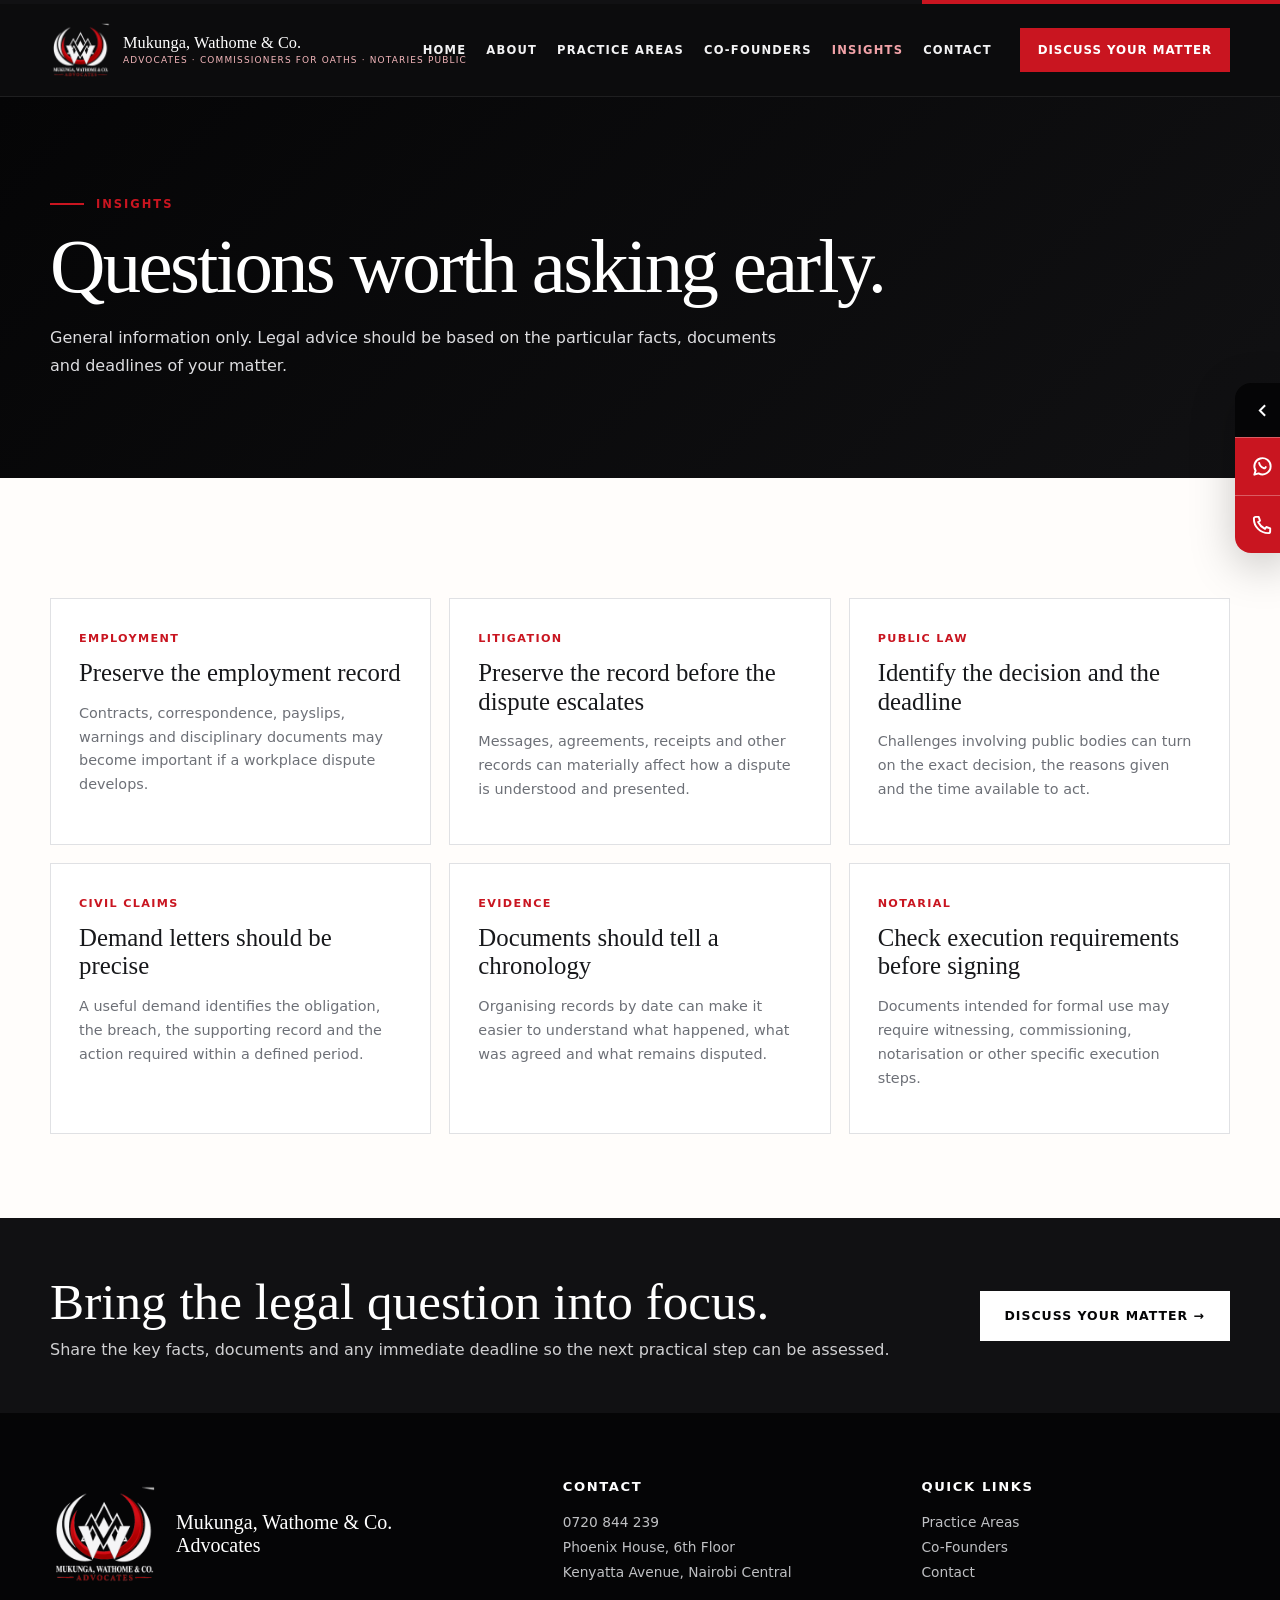
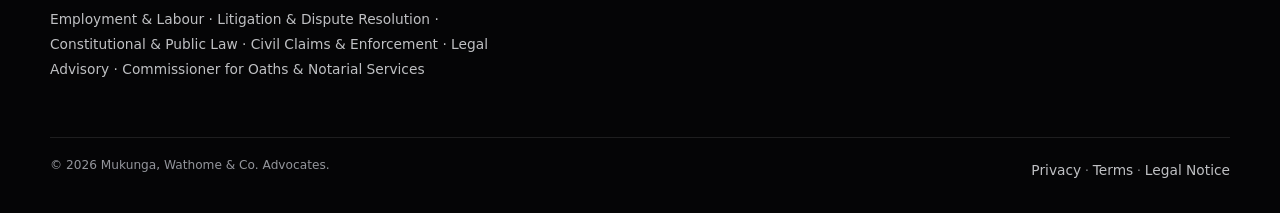
<file: insights/index.html>
<!doctype html><html lang="en-KE"><head><meta charset="utf-8"><meta name="viewport" content="width=device-width,initial-scale=1,viewport-fit=cover"><title>Insights | Mukunga, Wathome & Co. Advocates</title><meta name="description" content="General legal information from Mukunga, Wathome & Co. Advocates."><link rel="canonical" href="https://mukunga-wathome-advocates.vercel.app/insights"><meta name="theme-color" content="#050506"><meta property="og:type" content="website"><meta property="og:title" content="Insights | Mukunga, Wathome & Co. Advocates"><meta property="og:description" content="General legal information from Mukunga, Wathome & Co. Advocates."><meta property="og:url" content="https://mukunga-wathome-advocates.vercel.app/insights"><meta property="og:image" content="https://mukunga-wathome-advocates.vercel.app/images/social-card.jpg"><link rel="manifest" href="/site.webmanifest"><link rel="icon" href="/images/icon-192.png"><link rel="stylesheet" href="/assets/css/site.css?v=2"><script type="application/ld+json">{"@context": "https://schema.org", "@type": "LegalService", "name": "Mukunga, Wathome & Co. Advocates", "url": "https://mukunga-wathome-advocates.vercel.app", "telephone": "+254720844239", "address": {"@type": "PostalAddress", "streetAddress": "Phoenix House, 6th Floor, Kenyatta Avenue", "addressLocality": "Nairobi", "addressCountry": "KE"}, "areaServed": "Kenya"}</script></head><body><div class="topline"></div><header class="site-header"><div class="container nav"><a class="brand" href="/" aria-label="Mukunga, Wathome & Co. Advocates home"><img class="brand-mark" src="/images/logo-light.png" alt=""><span class="brand-name"><b>Mukunga, Wathome & Co.</b><small>Advocates · Commissioners for Oaths · Notaries Public</small></span></a><nav class="nav-links" aria-label="Primary navigation"><a class="" href="/">Home</a><a class="" href="/about">About</a><a class="" href="/practice-areas">Practice Areas</a><a class="" href="/co-founders">Co-Founders</a><a class="active" href="/insights">Insights</a><a class="" href="/contact">Contact</a></nav><a class="nav-cta" href="/contact">Discuss your matter</a><button class="menu-btn" aria-label="Open menu" aria-expanded="false"><span></span></button></div><nav class="mobile-nav" aria-label="Mobile navigation"><a href="/">Home</a><a href="/about">About</a><a href="/practice-areas">Practice Areas</a><a href="/co-founders">Co-Founders</a><a href="/insights">Insights</a><a href="/contact">Contact</a><a href="/contact">Discuss your matter</a></nav></header><main><section class="page-hero"><div class="container"><div class="eyebrow">Insights</div><h1 class="page-title">Questions worth asking early.</h1><p>General information only. Legal advice should be based on the particular facts, documents and deadlines of your matter.</p></div></section><section class="page-main"><div class="container"><div class="insight-grid"><article class="insight-card" id="employment"><span class="tag">Employment</span><h3>Preserve the employment record</h3><p>Contracts, correspondence, payslips, warnings and disciplinary documents may become important if a workplace dispute develops.</p></article><article class="insight-card" id="disputes"><span class="tag">Litigation</span><h3>Preserve the record before the dispute escalates</h3><p>Messages, agreements, receipts and other records can materially affect how a dispute is understood and presented.</p></article><article class="insight-card" id="public"><span class="tag">Public law</span><h3>Identify the decision and the deadline</h3><p>Challenges involving public bodies can turn on the exact decision, the reasons given and the time available to act.</p></article><article class="insight-card"><span class="tag">Civil claims</span><h3>Demand letters should be precise</h3><p>A useful demand identifies the obligation, the breach, the supporting record and the action required within a defined period.</p></article><article class="insight-card"><span class="tag">Evidence</span><h3>Documents should tell a chronology</h3><p>Organising records by date can make it easier to understand what happened, what was agreed and what remains disputed.</p></article><article class="insight-card"><span class="tag">Notarial</span><h3>Check execution requirements before signing</h3><p>Documents intended for formal use may require witnessing, commissioning, notarisation or other specific execution steps.</p></article></div></div></section></main><aside class="contact-rail collapsed" aria-label="Quick contact"><button class="rail-toggle" aria-label="Expand or collapse quick contact"><svg viewBox="0 0 24 24"><path d="M9 18l6-6-6-6"/></svg></button><div class="rail-actions"><a href="https://wa.me/254720844239?text=Hello%20Mukunga%2C%20Wathome%20%26%20Co.%20Advocates%2C%20I%20would%20like%20to%20discuss%20a%20legal%20matter." target="_blank" rel="noopener" aria-label="WhatsApp Mukunga, Wathome & Co. Advocates"><svg viewBox="0 0 24 24"><path d="M20.5 11.8a8.5 8.5 0 0 1-12.6 7.4L3.5 20.5l1.3-4.2a8.5 8.5 0 1 1 15.7-4.5Z"/><path d="M8.5 8.2c.4 2.4 2.2 4.5 4.8 5.6.9.4 1.7-.3 2.1-1.2"/></svg></a><a href="tel:+254720844239" aria-label="Call Mukunga, Wathome & Co. Advocates"><svg viewBox="0 0 24 24"><path d="M5 4h3l1.4 4-2 1.4a16 16 0 0 0 7.2 7.2l1.4-2L20 16v3c0 1.1-.9 2-2 2C9.7 21 3 14.3 3 6c0-1.1.9-2 2-2Z"/></svg></a></div></aside><section class="cta-strip"><div class="container"><div><h2>Bring the legal question into focus.</h2><p>Share the key facts, documents and any immediate deadline so the next practical step can be assessed.</p></div><a class="btn btn-light" href="/contact">Discuss your matter →</a></div></section><footer class="footer"><div class="container"><div class="footer-grid"><div><div class="footer-brand"><img src="/images/logo-light.png" alt="Mukunga, Wathome & Co. Advocates"><strong>Mukunga, Wathome & Co.<br>Advocates</strong></div><p>Employment & Labour · Litigation & Dispute Resolution · Constitutional & Public Law · Civil Claims & Enforcement · Legal Advisory · Commissioner for Oaths & Notarial Services</p></div><div><h4>Contact</h4><p><a href="tel:+254720844239">0720 844 239</a><br>Phoenix House, 6th Floor<br>Kenyatta Avenue, Nairobi Central</p></div><div><h4>Quick links</h4><p><a href="/practice-areas">Practice Areas</a><br><a href="/co-founders">Co-Founders</a><br><a href="/contact">Contact</a></p></div></div><div class="footer-bottom"><span>© 2026 Mukunga, Wathome & Co. Advocates.</span><span><a href="/privacy">Privacy</a> · <a href="/terms">Terms</a> · <a href="/legal-notice">Legal Notice</a></span></div></div></footer><script src="/assets/js/site.js?v=2" defer></script></body></html>
</file>
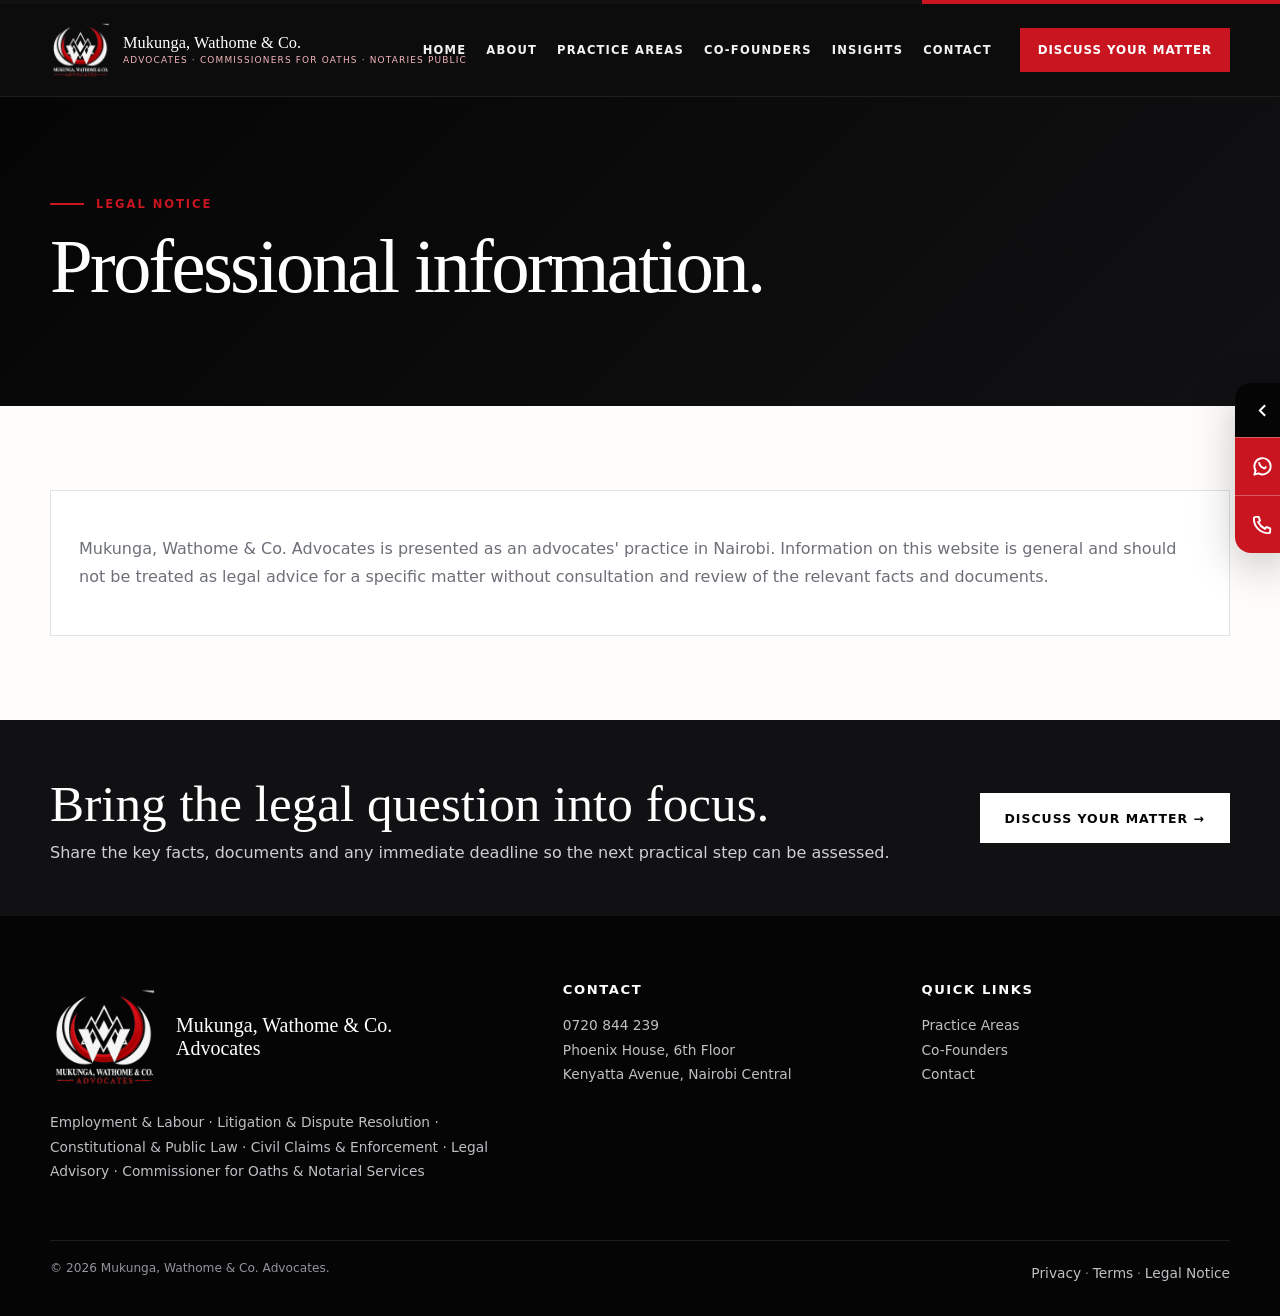
<file: legal-notice/index.html>
<!doctype html><html lang="en-KE"><head><meta charset="utf-8"><meta name="viewport" content="width=device-width,initial-scale=1,viewport-fit=cover"><title>Legal Notice | Mukunga, Wathome & Co. Advocates</title><meta name="description" content="Legal notice for Mukunga, Wathome & Co. Advocates."><link rel="canonical" href="https://mukunga-wathome-advocates.vercel.app/legal-notice"><meta name="theme-color" content="#050506"><meta property="og:type" content="website"><meta property="og:title" content="Legal Notice | Mukunga, Wathome & Co. Advocates"><meta property="og:description" content="Legal notice for Mukunga, Wathome & Co. Advocates."><meta property="og:url" content="https://mukunga-wathome-advocates.vercel.app/legal-notice"><meta property="og:image" content="https://mukunga-wathome-advocates.vercel.app/images/social-card.jpg"><link rel="manifest" href="/site.webmanifest"><link rel="icon" href="/images/icon-192.png"><link rel="stylesheet" href="/assets/css/site.css?v=2"><script type="application/ld+json">{"@context": "https://schema.org", "@type": "LegalService", "name": "Mukunga, Wathome & Co. Advocates", "url": "https://mukunga-wathome-advocates.vercel.app", "telephone": "+254720844239", "address": {"@type": "PostalAddress", "streetAddress": "Phoenix House, 6th Floor, Kenyatta Avenue", "addressLocality": "Nairobi", "addressCountry": "KE"}, "areaServed": "Kenya"}</script></head><body><div class="topline"></div><header class="site-header"><div class="container nav"><a class="brand" href="/" aria-label="Mukunga, Wathome & Co. Advocates home"><img class="brand-mark" src="/images/logo-light.png" alt=""><span class="brand-name"><b>Mukunga, Wathome & Co.</b><small>Advocates · Commissioners for Oaths · Notaries Public</small></span></a><nav class="nav-links" aria-label="Primary navigation"><a class="" href="/">Home</a><a class="" href="/about">About</a><a class="" href="/practice-areas">Practice Areas</a><a class="" href="/co-founders">Co-Founders</a><a class="" href="/insights">Insights</a><a class="" href="/contact">Contact</a></nav><a class="nav-cta" href="/contact">Discuss your matter</a><button class="menu-btn" aria-label="Open menu" aria-expanded="false"><span></span></button></div><nav class="mobile-nav" aria-label="Mobile navigation"><a href="/">Home</a><a href="/about">About</a><a href="/practice-areas">Practice Areas</a><a href="/co-founders">Co-Founders</a><a href="/insights">Insights</a><a href="/contact">Contact</a><a href="/contact">Discuss your matter</a></nav></header><main><section class="page-hero"><div class="container"><div class="eyebrow">Legal notice</div><h1 class="page-title">Professional information.</h1></div></section><section class="page-main"><div class="container"><div class="info-card"><p>Mukunga, Wathome & Co. Advocates is presented as an advocates' practice in Nairobi. Information on this website is general and should not be treated as legal advice for a specific matter without consultation and review of the relevant facts and documents.</p></div></div></section></main><aside class="contact-rail collapsed" aria-label="Quick contact"><button class="rail-toggle" aria-label="Expand or collapse quick contact"><svg viewBox="0 0 24 24"><path d="M9 18l6-6-6-6"/></svg></button><div class="rail-actions"><a href="https://wa.me/254720844239?text=Hello%20Mukunga%2C%20Wathome%20%26%20Co.%20Advocates%2C%20I%20would%20like%20to%20discuss%20a%20legal%20matter." target="_blank" rel="noopener" aria-label="WhatsApp Mukunga, Wathome & Co. Advocates"><svg viewBox="0 0 24 24"><path d="M20.5 11.8a8.5 8.5 0 0 1-12.6 7.4L3.5 20.5l1.3-4.2a8.5 8.5 0 1 1 15.7-4.5Z"/><path d="M8.5 8.2c.4 2.4 2.2 4.5 4.8 5.6.9.4 1.7-.3 2.1-1.2"/></svg></a><a href="tel:+254720844239" aria-label="Call Mukunga, Wathome & Co. Advocates"><svg viewBox="0 0 24 24"><path d="M5 4h3l1.4 4-2 1.4a16 16 0 0 0 7.2 7.2l1.4-2L20 16v3c0 1.1-.9 2-2 2C9.7 21 3 14.3 3 6c0-1.1.9-2 2-2Z"/></svg></a></div></aside><section class="cta-strip"><div class="container"><div><h2>Bring the legal question into focus.</h2><p>Share the key facts, documents and any immediate deadline so the next practical step can be assessed.</p></div><a class="btn btn-light" href="/contact">Discuss your matter →</a></div></section><footer class="footer"><div class="container"><div class="footer-grid"><div><div class="footer-brand"><img src="/images/logo-light.png" alt="Mukunga, Wathome & Co. Advocates"><strong>Mukunga, Wathome & Co.<br>Advocates</strong></div><p>Employment & Labour · Litigation & Dispute Resolution · Constitutional & Public Law · Civil Claims & Enforcement · Legal Advisory · Commissioner for Oaths & Notarial Services</p></div><div><h4>Contact</h4><p><a href="tel:+254720844239">0720 844 239</a><br>Phoenix House, 6th Floor<br>Kenyatta Avenue, Nairobi Central</p></div><div><h4>Quick links</h4><p><a href="/practice-areas">Practice Areas</a><br><a href="/co-founders">Co-Founders</a><br><a href="/contact">Contact</a></p></div></div><div class="footer-bottom"><span>© 2026 Mukunga, Wathome & Co. Advocates.</span><span><a href="/privacy">Privacy</a> · <a href="/terms">Terms</a> · <a href="/legal-notice">Legal Notice</a></span></div></div></footer><script src="/assets/js/site.js?v=2" defer></script></body></html>
</file>
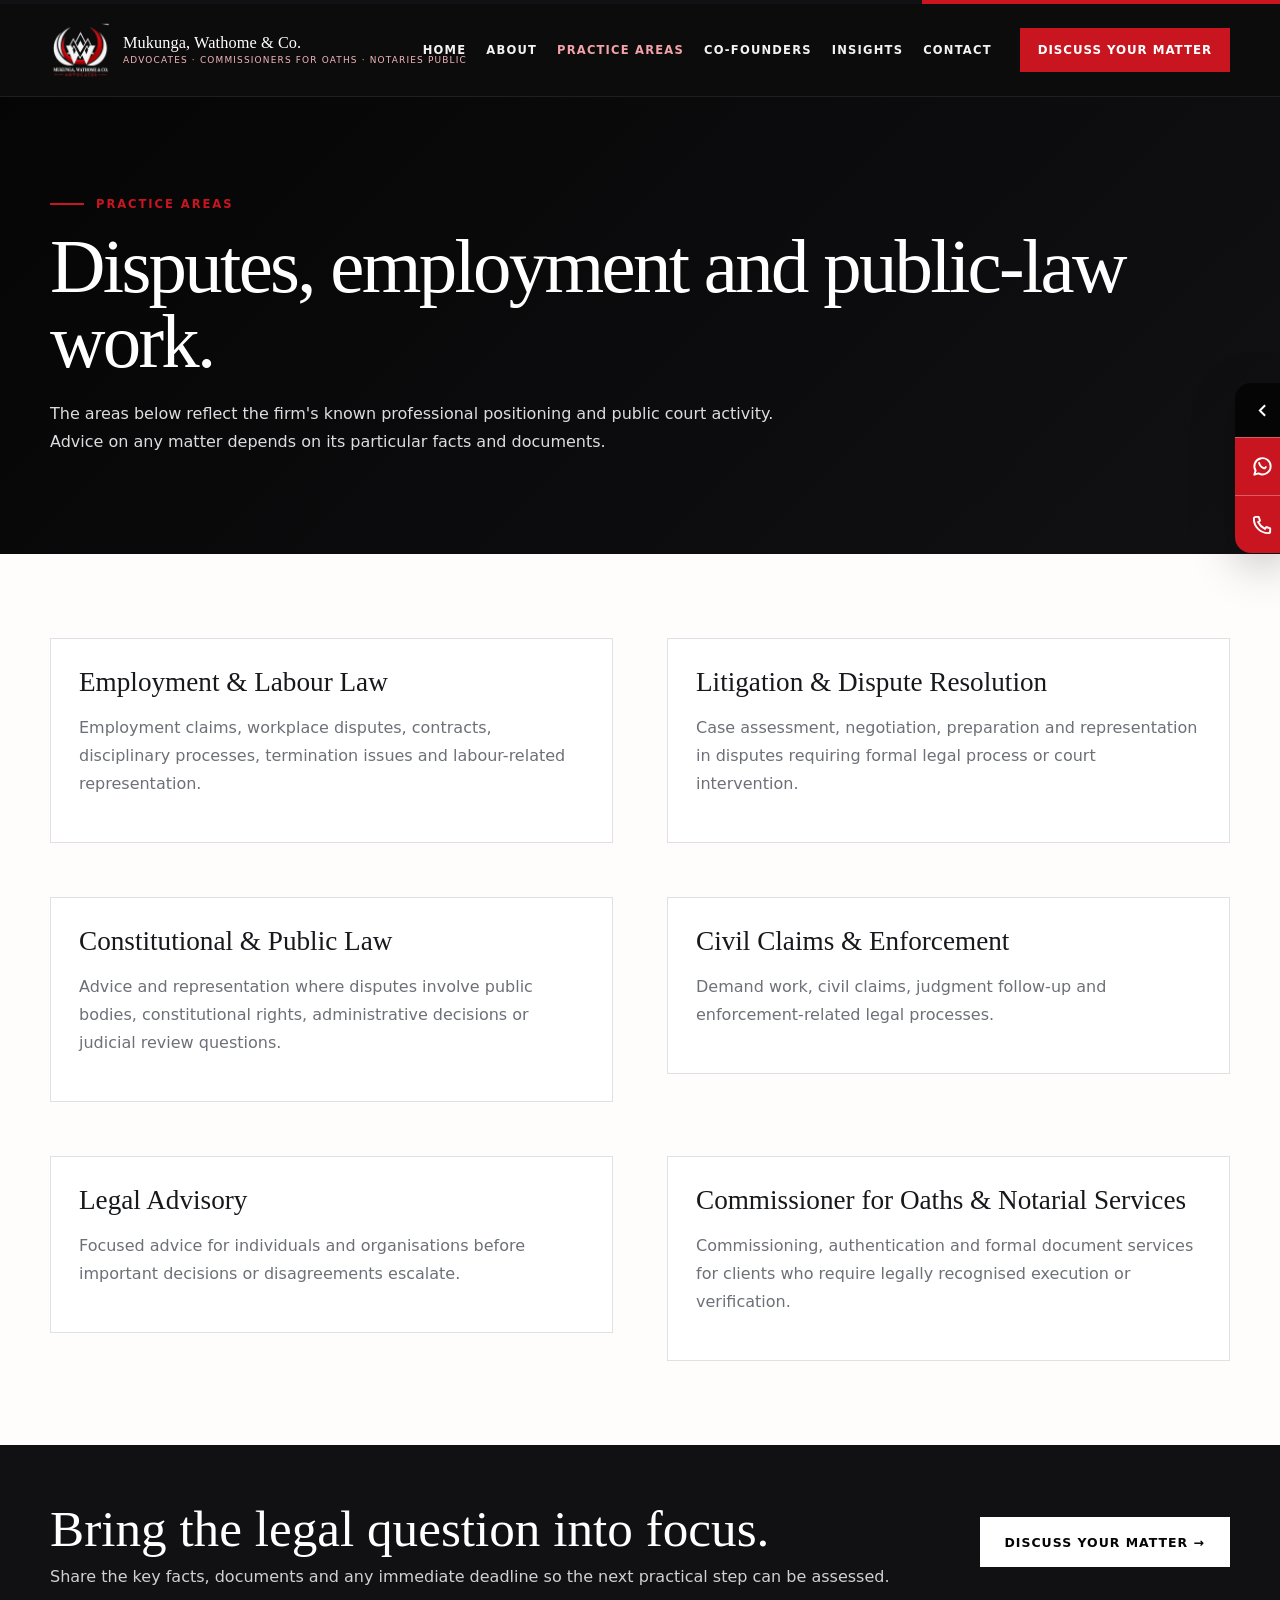
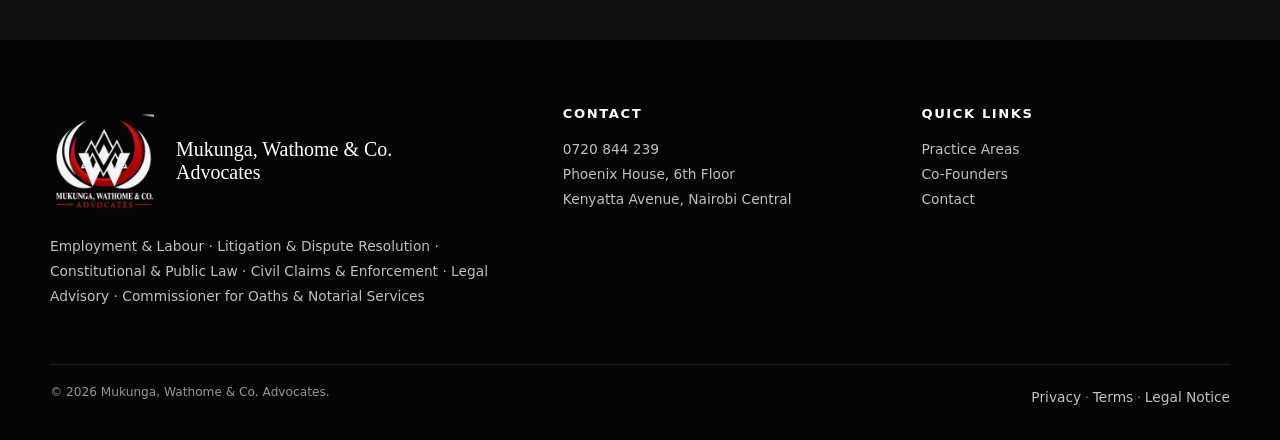
<file: practice-areas/index.html>
<!doctype html><html lang="en-KE"><head><meta charset="utf-8"><meta name="viewport" content="width=device-width,initial-scale=1,viewport-fit=cover"><title>Practice Areas | Mukunga, Wathome & Co. Advocates</title><meta name="description" content="Employment, litigation, public law, civil claims, advisory and notarial legal services in Nairobi."><link rel="canonical" href="https://mukunga-wathome-advocates.vercel.app/practice-areas"><meta name="theme-color" content="#050506"><meta property="og:type" content="website"><meta property="og:title" content="Practice Areas | Mukunga, Wathome & Co. Advocates"><meta property="og:description" content="Employment, litigation, public law, civil claims, advisory and notarial legal services in Nairobi."><meta property="og:url" content="https://mukunga-wathome-advocates.vercel.app/practice-areas"><meta property="og:image" content="https://mukunga-wathome-advocates.vercel.app/images/social-card.jpg"><link rel="manifest" href="/site.webmanifest"><link rel="icon" href="/images/icon-192.png"><link rel="stylesheet" href="/assets/css/site.css?v=2"><script type="application/ld+json">{"@context": "https://schema.org", "@type": "LegalService", "name": "Mukunga, Wathome & Co. Advocates", "url": "https://mukunga-wathome-advocates.vercel.app", "telephone": "+254720844239", "address": {"@type": "PostalAddress", "streetAddress": "Phoenix House, 6th Floor, Kenyatta Avenue", "addressLocality": "Nairobi", "addressCountry": "KE"}, "areaServed": "Kenya"}</script></head><body><div class="topline"></div><header class="site-header"><div class="container nav"><a class="brand" href="/" aria-label="Mukunga, Wathome & Co. Advocates home"><img class="brand-mark" src="/images/logo-light.png" alt=""><span class="brand-name"><b>Mukunga, Wathome & Co.</b><small>Advocates · Commissioners for Oaths · Notaries Public</small></span></a><nav class="nav-links" aria-label="Primary navigation"><a class="" href="/">Home</a><a class="" href="/about">About</a><a class="active" href="/practice-areas">Practice Areas</a><a class="" href="/co-founders">Co-Founders</a><a class="" href="/insights">Insights</a><a class="" href="/contact">Contact</a></nav><a class="nav-cta" href="/contact">Discuss your matter</a><button class="menu-btn" aria-label="Open menu" aria-expanded="false"><span></span></button></div><nav class="mobile-nav" aria-label="Mobile navigation"><a href="/">Home</a><a href="/about">About</a><a href="/practice-areas">Practice Areas</a><a href="/co-founders">Co-Founders</a><a href="/insights">Insights</a><a href="/contact">Contact</a><a href="/contact">Discuss your matter</a></nav></header><main><section class="page-hero"><div class="container"><div class="eyebrow">Practice areas</div><h1 class="page-title">Disputes, employment and public-law work.</h1><p>The areas below reflect the firm's known professional positioning and public court activity. Advice on any matter depends on its particular facts and documents.</p></div></section><section class="page-main"><div class="container"><div class="two-col"><div class="info-card" id="employment"><h3>Employment & Labour Law</h3><p>Employment claims, workplace disputes, contracts, disciplinary processes, termination issues and labour-related representation.</p></div><div class="info-card" id="litigation"><h3>Litigation & Dispute Resolution</h3><p>Case assessment, negotiation, preparation and representation in disputes requiring formal legal process or court intervention.</p></div><div class="info-card" id="public"><h3>Constitutional & Public Law</h3><p>Advice and representation where disputes involve public bodies, constitutional rights, administrative decisions or judicial review questions.</p></div><div class="info-card" id="civil"><h3>Civil Claims & Enforcement</h3><p>Demand work, civil claims, judgment follow-up and enforcement-related legal processes.</p></div><div class="info-card" id="advisory"><h3>Legal Advisory</h3><p>Focused advice for individuals and organisations before important decisions or disagreements escalate.</p></div><div class="info-card" id="notarial"><h3>Commissioner for Oaths & Notarial Services</h3><p>Commissioning, authentication and formal document services for clients who require legally recognised execution or verification.</p></div></div></div></section></main><aside class="contact-rail collapsed" aria-label="Quick contact"><button class="rail-toggle" aria-label="Expand or collapse quick contact"><svg viewBox="0 0 24 24"><path d="M9 18l6-6-6-6"/></svg></button><div class="rail-actions"><a href="https://wa.me/254720844239?text=Hello%20Mukunga%2C%20Wathome%20%26%20Co.%20Advocates%2C%20I%20would%20like%20to%20discuss%20a%20legal%20matter." target="_blank" rel="noopener" aria-label="WhatsApp Mukunga, Wathome & Co. Advocates"><svg viewBox="0 0 24 24"><path d="M20.5 11.8a8.5 8.5 0 0 1-12.6 7.4L3.5 20.5l1.3-4.2a8.5 8.5 0 1 1 15.7-4.5Z"/><path d="M8.5 8.2c.4 2.4 2.2 4.5 4.8 5.6.9.4 1.7-.3 2.1-1.2"/></svg></a><a href="tel:+254720844239" aria-label="Call Mukunga, Wathome & Co. Advocates"><svg viewBox="0 0 24 24"><path d="M5 4h3l1.4 4-2 1.4a16 16 0 0 0 7.2 7.2l1.4-2L20 16v3c0 1.1-.9 2-2 2C9.7 21 3 14.3 3 6c0-1.1.9-2 2-2Z"/></svg></a></div></aside><section class="cta-strip"><div class="container"><div><h2>Bring the legal question into focus.</h2><p>Share the key facts, documents and any immediate deadline so the next practical step can be assessed.</p></div><a class="btn btn-light" href="/contact">Discuss your matter →</a></div></section><footer class="footer"><div class="container"><div class="footer-grid"><div><div class="footer-brand"><img src="/images/logo-light.png" alt="Mukunga, Wathome & Co. Advocates"><strong>Mukunga, Wathome & Co.<br>Advocates</strong></div><p>Employment & Labour · Litigation & Dispute Resolution · Constitutional & Public Law · Civil Claims & Enforcement · Legal Advisory · Commissioner for Oaths & Notarial Services</p></div><div><h4>Contact</h4><p><a href="tel:+254720844239">0720 844 239</a><br>Phoenix House, 6th Floor<br>Kenyatta Avenue, Nairobi Central</p></div><div><h4>Quick links</h4><p><a href="/practice-areas">Practice Areas</a><br><a href="/co-founders">Co-Founders</a><br><a href="/contact">Contact</a></p></div></div><div class="footer-bottom"><span>© 2026 Mukunga, Wathome & Co. Advocates.</span><span><a href="/privacy">Privacy</a> · <a href="/terms">Terms</a> · <a href="/legal-notice">Legal Notice</a></span></div></div></footer><script src="/assets/js/site.js?v=2" defer></script></body></html>
</file>
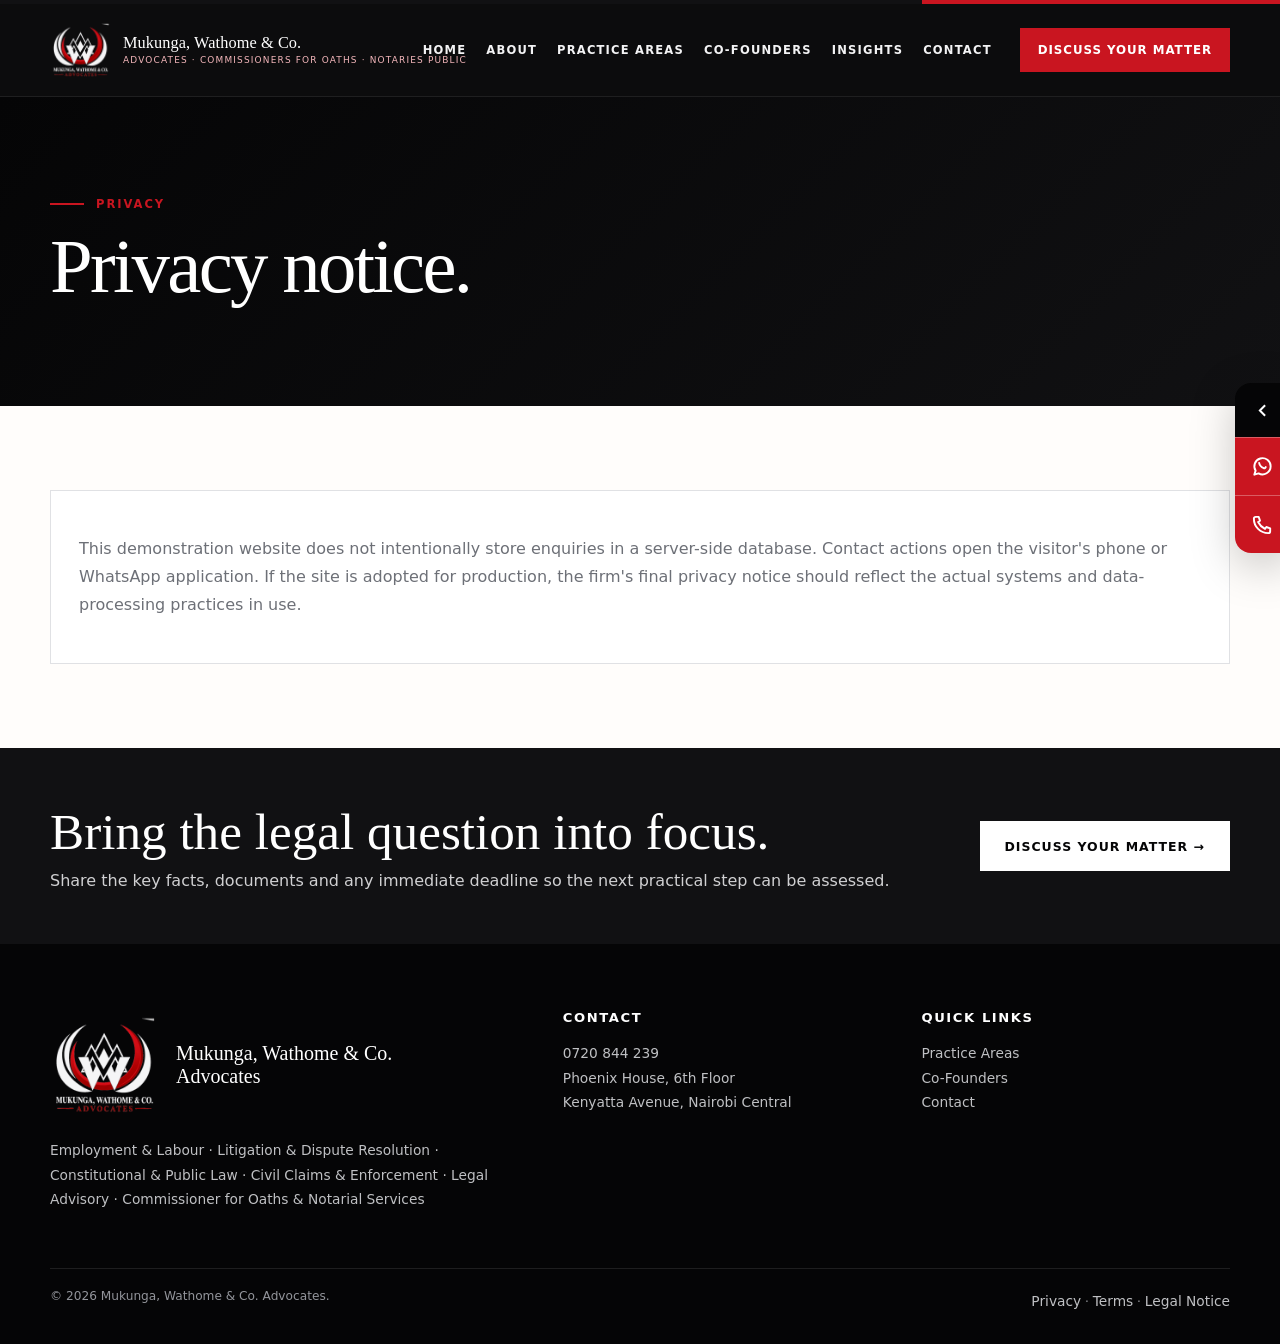
<file: privacy/index.html>
<!doctype html><html lang="en-KE"><head><meta charset="utf-8"><meta name="viewport" content="width=device-width,initial-scale=1,viewport-fit=cover"><title>Privacy | Mukunga, Wathome & Co. Advocates</title><meta name="description" content="Privacy information for the Mukunga, Wathome & Co. Advocates website."><link rel="canonical" href="https://mukunga-wathome-advocates.vercel.app/privacy"><meta name="theme-color" content="#050506"><meta property="og:type" content="website"><meta property="og:title" content="Privacy | Mukunga, Wathome & Co. Advocates"><meta property="og:description" content="Privacy information for the Mukunga, Wathome & Co. Advocates website."><meta property="og:url" content="https://mukunga-wathome-advocates.vercel.app/privacy"><meta property="og:image" content="https://mukunga-wathome-advocates.vercel.app/images/social-card.jpg"><link rel="manifest" href="/site.webmanifest"><link rel="icon" href="/images/icon-192.png"><link rel="stylesheet" href="/assets/css/site.css?v=2"><script type="application/ld+json">{"@context": "https://schema.org", "@type": "LegalService", "name": "Mukunga, Wathome & Co. Advocates", "url": "https://mukunga-wathome-advocates.vercel.app", "telephone": "+254720844239", "address": {"@type": "PostalAddress", "streetAddress": "Phoenix House, 6th Floor, Kenyatta Avenue", "addressLocality": "Nairobi", "addressCountry": "KE"}, "areaServed": "Kenya"}</script></head><body><div class="topline"></div><header class="site-header"><div class="container nav"><a class="brand" href="/" aria-label="Mukunga, Wathome & Co. Advocates home"><img class="brand-mark" src="/images/logo-light.png" alt=""><span class="brand-name"><b>Mukunga, Wathome & Co.</b><small>Advocates · Commissioners for Oaths · Notaries Public</small></span></a><nav class="nav-links" aria-label="Primary navigation"><a class="" href="/">Home</a><a class="" href="/about">About</a><a class="" href="/practice-areas">Practice Areas</a><a class="" href="/co-founders">Co-Founders</a><a class="" href="/insights">Insights</a><a class="" href="/contact">Contact</a></nav><a class="nav-cta" href="/contact">Discuss your matter</a><button class="menu-btn" aria-label="Open menu" aria-expanded="false"><span></span></button></div><nav class="mobile-nav" aria-label="Mobile navigation"><a href="/">Home</a><a href="/about">About</a><a href="/practice-areas">Practice Areas</a><a href="/co-founders">Co-Founders</a><a href="/insights">Insights</a><a href="/contact">Contact</a><a href="/contact">Discuss your matter</a></nav></header><main><section class="page-hero"><div class="container"><div class="eyebrow">Privacy</div><h1 class="page-title">Privacy notice.</h1></div></section><section class="page-main"><div class="container"><div class="info-card"><p>This demonstration website does not intentionally store enquiries in a server-side database. Contact actions open the visitor's phone or WhatsApp application. If the site is adopted for production, the firm's final privacy notice should reflect the actual systems and data-processing practices in use.</p></div></div></section></main><aside class="contact-rail collapsed" aria-label="Quick contact"><button class="rail-toggle" aria-label="Expand or collapse quick contact"><svg viewBox="0 0 24 24"><path d="M9 18l6-6-6-6"/></svg></button><div class="rail-actions"><a href="https://wa.me/254720844239?text=Hello%20Mukunga%2C%20Wathome%20%26%20Co.%20Advocates%2C%20I%20would%20like%20to%20discuss%20a%20legal%20matter." target="_blank" rel="noopener" aria-label="WhatsApp Mukunga, Wathome & Co. Advocates"><svg viewBox="0 0 24 24"><path d="M20.5 11.8a8.5 8.5 0 0 1-12.6 7.4L3.5 20.5l1.3-4.2a8.5 8.5 0 1 1 15.7-4.5Z"/><path d="M8.5 8.2c.4 2.4 2.2 4.5 4.8 5.6.9.4 1.7-.3 2.1-1.2"/></svg></a><a href="tel:+254720844239" aria-label="Call Mukunga, Wathome & Co. Advocates"><svg viewBox="0 0 24 24"><path d="M5 4h3l1.4 4-2 1.4a16 16 0 0 0 7.2 7.2l1.4-2L20 16v3c0 1.1-.9 2-2 2C9.7 21 3 14.3 3 6c0-1.1.9-2 2-2Z"/></svg></a></div></aside><section class="cta-strip"><div class="container"><div><h2>Bring the legal question into focus.</h2><p>Share the key facts, documents and any immediate deadline so the next practical step can be assessed.</p></div><a class="btn btn-light" href="/contact">Discuss your matter →</a></div></section><footer class="footer"><div class="container"><div class="footer-grid"><div><div class="footer-brand"><img src="/images/logo-light.png" alt="Mukunga, Wathome & Co. Advocates"><strong>Mukunga, Wathome & Co.<br>Advocates</strong></div><p>Employment & Labour · Litigation & Dispute Resolution · Constitutional & Public Law · Civil Claims & Enforcement · Legal Advisory · Commissioner for Oaths & Notarial Services</p></div><div><h4>Contact</h4><p><a href="tel:+254720844239">0720 844 239</a><br>Phoenix House, 6th Floor<br>Kenyatta Avenue, Nairobi Central</p></div><div><h4>Quick links</h4><p><a href="/practice-areas">Practice Areas</a><br><a href="/co-founders">Co-Founders</a><br><a href="/contact">Contact</a></p></div></div><div class="footer-bottom"><span>© 2026 Mukunga, Wathome & Co. Advocates.</span><span><a href="/privacy">Privacy</a> · <a href="/terms">Terms</a> · <a href="/legal-notice">Legal Notice</a></span></div></div></footer><script src="/assets/js/site.js?v=2" defer></script></body></html>
</file>
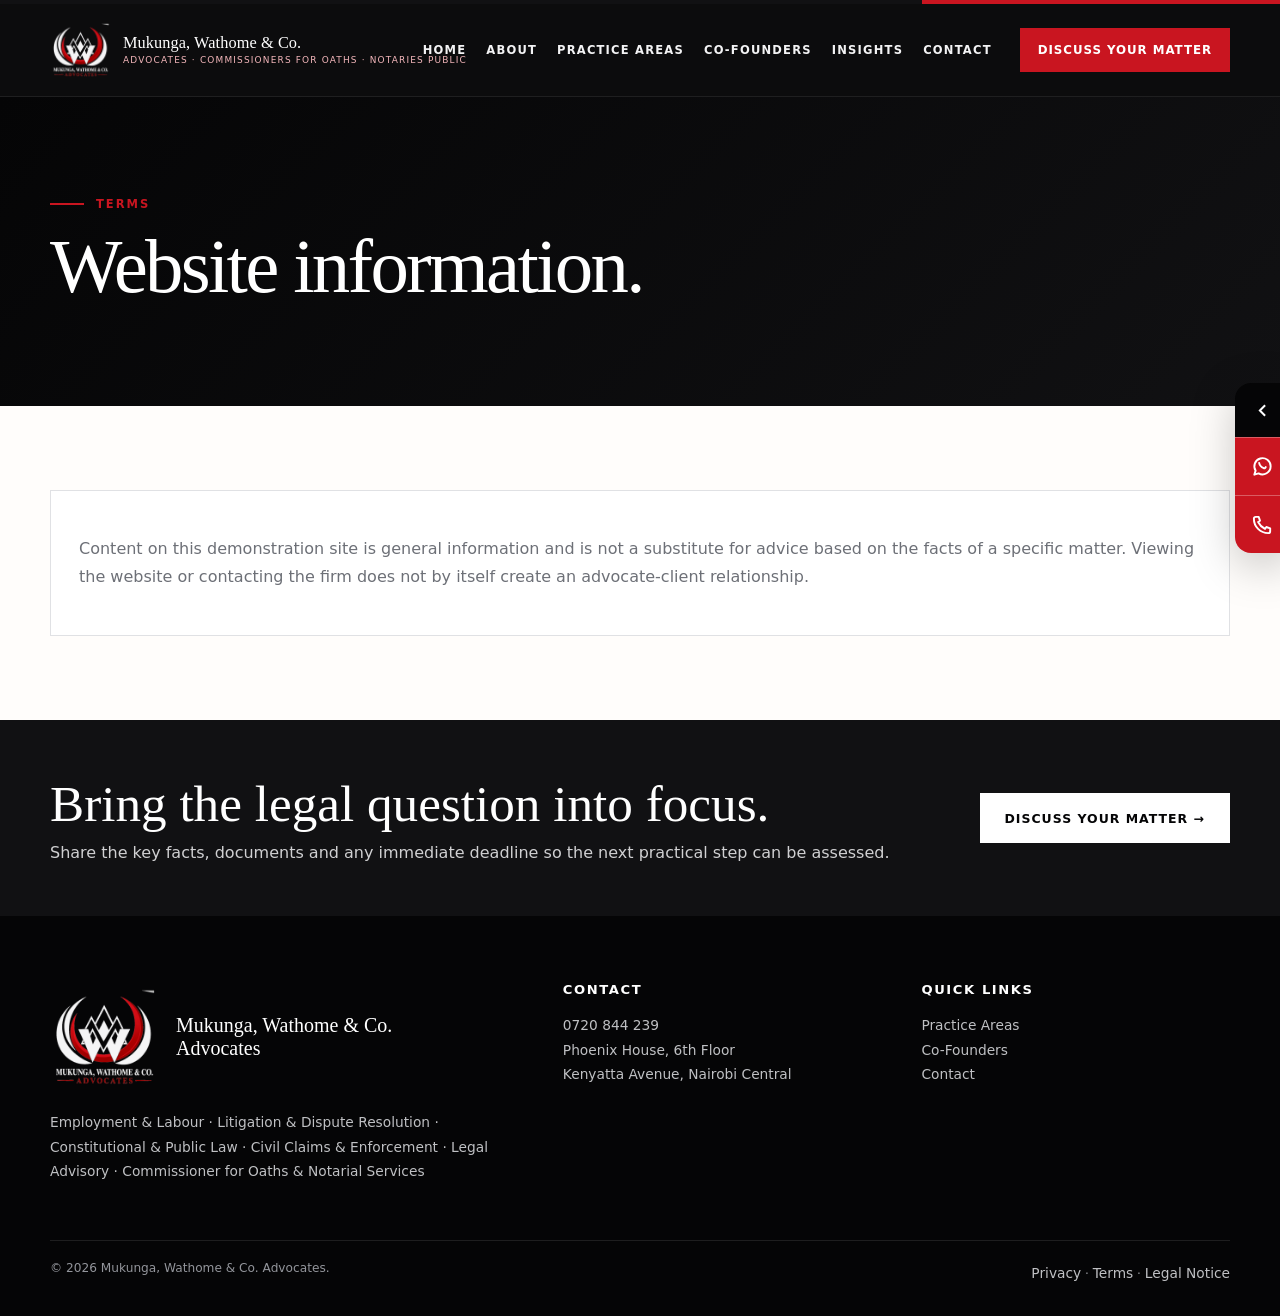
<file: terms/index.html>
<!doctype html><html lang="en-KE"><head><meta charset="utf-8"><meta name="viewport" content="width=device-width,initial-scale=1,viewport-fit=cover"><title>Terms | Mukunga, Wathome & Co. Advocates</title><meta name="description" content="Website terms for Mukunga, Wathome & Co. Advocates."><link rel="canonical" href="https://mukunga-wathome-advocates.vercel.app/terms"><meta name="theme-color" content="#050506"><meta property="og:type" content="website"><meta property="og:title" content="Terms | Mukunga, Wathome & Co. Advocates"><meta property="og:description" content="Website terms for Mukunga, Wathome & Co. Advocates."><meta property="og:url" content="https://mukunga-wathome-advocates.vercel.app/terms"><meta property="og:image" content="https://mukunga-wathome-advocates.vercel.app/images/social-card.jpg"><link rel="manifest" href="/site.webmanifest"><link rel="icon" href="/images/icon-192.png"><link rel="stylesheet" href="/assets/css/site.css?v=2"><script type="application/ld+json">{"@context": "https://schema.org", "@type": "LegalService", "name": "Mukunga, Wathome & Co. Advocates", "url": "https://mukunga-wathome-advocates.vercel.app", "telephone": "+254720844239", "address": {"@type": "PostalAddress", "streetAddress": "Phoenix House, 6th Floor, Kenyatta Avenue", "addressLocality": "Nairobi", "addressCountry": "KE"}, "areaServed": "Kenya"}</script></head><body><div class="topline"></div><header class="site-header"><div class="container nav"><a class="brand" href="/" aria-label="Mukunga, Wathome & Co. Advocates home"><img class="brand-mark" src="/images/logo-light.png" alt=""><span class="brand-name"><b>Mukunga, Wathome & Co.</b><small>Advocates · Commissioners for Oaths · Notaries Public</small></span></a><nav class="nav-links" aria-label="Primary navigation"><a class="" href="/">Home</a><a class="" href="/about">About</a><a class="" href="/practice-areas">Practice Areas</a><a class="" href="/co-founders">Co-Founders</a><a class="" href="/insights">Insights</a><a class="" href="/contact">Contact</a></nav><a class="nav-cta" href="/contact">Discuss your matter</a><button class="menu-btn" aria-label="Open menu" aria-expanded="false"><span></span></button></div><nav class="mobile-nav" aria-label="Mobile navigation"><a href="/">Home</a><a href="/about">About</a><a href="/practice-areas">Practice Areas</a><a href="/co-founders">Co-Founders</a><a href="/insights">Insights</a><a href="/contact">Contact</a><a href="/contact">Discuss your matter</a></nav></header><main><section class="page-hero"><div class="container"><div class="eyebrow">Terms</div><h1 class="page-title">Website information.</h1></div></section><section class="page-main"><div class="container"><div class="info-card"><p>Content on this demonstration site is general information and is not a substitute for advice based on the facts of a specific matter. Viewing the website or contacting the firm does not by itself create an advocate-client relationship.</p></div></div></section></main><aside class="contact-rail collapsed" aria-label="Quick contact"><button class="rail-toggle" aria-label="Expand or collapse quick contact"><svg viewBox="0 0 24 24"><path d="M9 18l6-6-6-6"/></svg></button><div class="rail-actions"><a href="https://wa.me/254720844239?text=Hello%20Mukunga%2C%20Wathome%20%26%20Co.%20Advocates%2C%20I%20would%20like%20to%20discuss%20a%20legal%20matter." target="_blank" rel="noopener" aria-label="WhatsApp Mukunga, Wathome & Co. Advocates"><svg viewBox="0 0 24 24"><path d="M20.5 11.8a8.5 8.5 0 0 1-12.6 7.4L3.5 20.5l1.3-4.2a8.5 8.5 0 1 1 15.7-4.5Z"/><path d="M8.5 8.2c.4 2.4 2.2 4.5 4.8 5.6.9.4 1.7-.3 2.1-1.2"/></svg></a><a href="tel:+254720844239" aria-label="Call Mukunga, Wathome & Co. Advocates"><svg viewBox="0 0 24 24"><path d="M5 4h3l1.4 4-2 1.4a16 16 0 0 0 7.2 7.2l1.4-2L20 16v3c0 1.1-.9 2-2 2C9.7 21 3 14.3 3 6c0-1.1.9-2 2-2Z"/></svg></a></div></aside><section class="cta-strip"><div class="container"><div><h2>Bring the legal question into focus.</h2><p>Share the key facts, documents and any immediate deadline so the next practical step can be assessed.</p></div><a class="btn btn-light" href="/contact">Discuss your matter →</a></div></section><footer class="footer"><div class="container"><div class="footer-grid"><div><div class="footer-brand"><img src="/images/logo-light.png" alt="Mukunga, Wathome & Co. Advocates"><strong>Mukunga, Wathome & Co.<br>Advocates</strong></div><p>Employment & Labour · Litigation & Dispute Resolution · Constitutional & Public Law · Civil Claims & Enforcement · Legal Advisory · Commissioner for Oaths & Notarial Services</p></div><div><h4>Contact</h4><p><a href="tel:+254720844239">0720 844 239</a><br>Phoenix House, 6th Floor<br>Kenyatta Avenue, Nairobi Central</p></div><div><h4>Quick links</h4><p><a href="/practice-areas">Practice Areas</a><br><a href="/co-founders">Co-Founders</a><br><a href="/contact">Contact</a></p></div></div><div class="footer-bottom"><span>© 2026 Mukunga, Wathome & Co. Advocates.</span><span><a href="/privacy">Privacy</a> · <a href="/terms">Terms</a> · <a href="/legal-notice">Legal Notice</a></span></div></div></footer><script src="/assets/js/site.js?v=2" defer></script></body></html>
</file>
<file: assets/css/site.css>
:root{--navy:#111113;--navy2:#050506;--blue:#29292d;--gold:#c91520;--gold2:#f2a3a8;--ivory:#f8f5f1;--paper:#fffdfb;--ink:#17181b;--muted:#6d7077;--line:#e0e1e4;--max:1180px;--shadow:0 24px 60px rgba(0,0,0,.18)}
*{box-sizing:border-box}html{scroll-behavior:smooth;overflow-x:hidden}body{margin:0;background:var(--paper);color:var(--ink);font-family:Inter,ui-sans-serif,system-ui,-apple-system,BlinkMacSystemFont,"Segoe UI",sans-serif;overflow-x:hidden;-webkit-font-smoothing:antialiased}a{color:inherit;text-decoration:none}img,video{max-width:100%;display:block}.container{width:min(calc(100% - 48px),var(--max));margin:auto}.topline{height:4px;background:linear-gradient(90deg,var(--navy) 0 72%,var(--gold) 72%)}
.site-header{position:sticky;top:0;z-index:100;background:rgba(5,5,6,.97);backdrop-filter:blur(12px);border-bottom:1px solid rgba(255,255,255,.08)}.nav{height:92px;display:flex;align-items:center;gap:28px}.brand{display:flex;align-items:center;gap:11px;margin-right:auto;color:white;min-width:260px}.brand-mark{width:62px;height:62px;object-fit:contain}.brand-name{display:flex;flex-direction:column;line-height:1.02;min-width:0}.brand-name b{font-family:Georgia,serif;font-size:1.02rem;font-weight:500;letter-spacing:.005em;white-space:nowrap}.brand-name small{font-size:.56rem;text-transform:uppercase;letter-spacing:.13em;color:#f3b6ba;margin-top:5px;white-space:nowrap}.nav-links{display:flex;align-items:center;gap:20px}.nav-links a{color:#f3f3f4;font-size:.72rem;text-transform:uppercase;letter-spacing:.105em;font-weight:700;white-space:nowrap}.nav-links a:hover,.nav-links a.active{color:#f2a3a8}.nav-cta{background:var(--gold);color:white;padding:15px 18px;font-weight:800;font-size:.74rem;text-transform:uppercase;letter-spacing:.08em;white-space:nowrap}.menu-btn{display:none;width:48px;height:48px;border:1px solid rgba(255,255,255,.25);background:transparent;align-items:center;justify-content:center;position:relative}.menu-btn:before,.menu-btn:after,.menu-btn span{content:"";display:block;width:22px;height:2px;background:white;position:absolute}.menu-btn:before{transform:translateY(-7px)}.menu-btn:after{transform:translateY(7px)}.mobile-nav{display:none}
.hero{position:relative;min-height:calc(100svh - 96px);display:flex;align-items:center;color:white;background:linear-gradient(90deg,rgba(5,5,6,.91),rgba(5,5,6,.58) 53%,rgba(5,5,6,.24)),url('https://images.unsplash.com/photo-1571055931484-22dce9d6c510?auto=format&fit=crop&w=2200&q=86') center/cover no-repeat}.hero:after{content:"";position:absolute;inset:auto 0 0;height:100px;background:linear-gradient(transparent,rgba(5,5,6,.5));pointer-events:none}.hero .container{position:relative;z-index:2}.hero-content{max-width:780px;padding:94px 0 108px}.eyebrow{display:flex;align-items:center;gap:12px;color:var(--gold);font-size:.72rem;text-transform:uppercase;letter-spacing:.17em;font-weight:800}.hero .eyebrow,.partner-section .eyebrow,.cta-strip .eyebrow{color:#f4afb4}.eyebrow:before{content:"";width:34px;height:2px;background:var(--gold)}.display,.section-title,.page-title{font-family:Georgia,"Times New Roman",serif;font-weight:500;letter-spacing:-.035em}.display{font-size:clamp(3.55rem,6.4vw,7rem);line-height:.94;margin:24px 0}.display span{color:#f2a3a8}.lead{font-size:1.08rem;line-height:1.75;color:#e5e5e7;max-width:660px}.hero-actions{display:flex;gap:12px;flex-wrap:wrap;margin-top:30px}.btn{min-height:50px;padding:0 24px;display:inline-flex;align-items:center;justify-content:center;font-weight:800;font-size:.78rem;text-transform:uppercase;letter-spacing:.08em;border:1px solid transparent;cursor:pointer}.btn-gold{background:var(--gold);color:white}.btn-ghost{border-color:rgba(255,255,255,.55);color:white;background:rgba(255,255,255,.05)}.btn-navy{background:var(--navy2);color:white}.btn-light{background:white;color:var(--navy2)}.hero-meta{display:flex;gap:30px;flex-wrap:wrap;margin-top:34px;color:#e1e2e4;font-size:.79rem}.hero-meta span{display:flex;align-items:center;gap:8px}.hero-meta i{width:6px;height:6px;border-radius:50%;background:var(--gold)}
.section{padding:96px 0}.section-title{font-size:clamp(2.5rem,5vw,4.6rem);line-height:1.02;margin:18px 0 22px}.section-copy{color:var(--muted);line-height:1.78;max-width:700px}.intro-grid{display:grid;grid-template-columns:1.05fr .95fr;gap:80px;align-items:center}.values{display:grid;grid-template-columns:repeat(3,1fr);gap:14px;margin-top:34px}.value{padding:18px;border-top:2px solid var(--gold);background:#fff}.value b{display:block;color:var(--navy);margin-bottom:7px}.value span{font-size:.82rem;line-height:1.55;color:var(--muted)}.logo-animation{background:var(--navy);padding:18px;box-shadow:var(--shadow);position:relative;overflow:hidden}.logo-animation video{width:100%;aspect-ratio:16/9;object-fit:contain;background:#050506}.logo-animation small{display:block;color:#e6e6e8;font-size:.73rem;letter-spacing:.08em;text-align:center;padding:12px 6px 3px}
.practice-section{background:#f2f0ef}.practice-grid{display:grid;grid-template-columns:repeat(3,1fr);gap:14px;margin-top:40px}.practice-card{position:relative;min-height:360px;overflow:hidden;background:#171719;color:white}.practice-card:before{content:"";position:absolute;inset:0;background:linear-gradient(180deg,rgba(3,3,4,.04),rgba(3,3,4,.92));z-index:1}.practice-card:after{content:"";position:absolute;inset:0;background:var(--image) center/cover no-repeat;transition:transform .55s ease;z-index:0}.practice-card:hover:after{transform:scale(1.04)}.practice-content{position:absolute;left:24px;right:24px;bottom:24px;z-index:2}.practice-number{font-size:.7rem;letter-spacing:.14em;color:#f4afb4}.practice-card h3{font-family:Georgia,serif;font-size:1.85rem;margin:.55rem 0 .5rem;font-weight:500}.practice-card p{font-size:.84rem;color:#e4e4e5;line-height:1.55;margin:0 0 12px}.practice-link{font-size:.7rem;font-weight:800;text-transform:uppercase;letter-spacing:.1em;color:#f4afb4}
.partner-section{background:var(--navy2);color:white}.founders-grid{display:grid;grid-template-columns:1fr 1fr;gap:18px;margin-top:34px}.founder-card{position:relative;min-height:510px;overflow:hidden;background:#161617;box-shadow:var(--shadow)}.founder-card img{width:100%;height:100%;object-fit:cover;position:absolute;inset:0}.founder-card.headshot img{object-position:center 22%}.founder-card.office img{object-position:center 42%}.founder-card:after{content:"";position:absolute;inset:45% 0 0;background:linear-gradient(transparent,rgba(0,0,0,.94))}.founder-badge{position:absolute;left:22px;right:22px;bottom:22px;z-index:2;background:rgba(5,5,6,.90);padding:17px 19px;border-left:3px solid var(--gold)}.founder-badge strong{display:block;font-family:Georgia,serif;font-size:1.45rem;font-weight:500;color:white}.founder-badge span{font-size:.76rem;color:#e0d8d8}.partner-copy{max-width:850px;margin-top:42px}.partner-section .section-copy{color:#cfcfd2}.partner-points{display:grid;grid-template-columns:1fr 1fr;gap:14px;margin-top:28px}.partner-point{padding:18px;border:1px solid rgba(255,255,255,.15)}.partner-point b{display:block;color:#f2a3a8;margin-bottom:7px}.partner-point span{color:#d0d0d2;font-size:.83rem;line-height:1.5}
.image-band{display:grid;grid-template-columns:1.1fr .9fr;min-height:520px;background:var(--navy)}.image-band .photo{background:url('/assets/media/edwin-dano-office.png') center 42%/cover no-repeat}.image-band .copy{display:flex;flex-direction:column;justify-content:center;padding:70px clamp(30px,6vw,90px);color:white}.image-band .copy p{color:#d0d0d2;line-height:1.75}.booking-band{background:var(--gold);padding:54px 0}.booking-band .container{display:grid;grid-template-columns:1fr auto;gap:30px;align-items:center}.booking-band h2{font-family:Georgia,serif;font-size:clamp(2rem,4vw,3.4rem);margin:0;color:white;font-weight:500}.booking-band p{margin:.5rem 0 0;color:#3a0608}
.insight-grid{display:grid;grid-template-columns:repeat(3,1fr);gap:18px;margin-top:36px}.insight-card{border:1px solid var(--line);padding:28px;background:white}.insight-card .tag{color:var(--gold);font-weight:800;font-size:.7rem;text-transform:uppercase;letter-spacing:.12em}.insight-card h3{font-family:Georgia,serif;font-size:1.55rem;line-height:1.15;margin:.8rem 0;font-weight:500}.insight-card p{color:var(--muted);line-height:1.65;font-size:.9rem}.insight-card a{color:var(--navy);font-weight:800;font-size:.75rem;text-transform:uppercase;letter-spacing:.08em}
.page-hero{background:linear-gradient(135deg,var(--navy2),var(--navy));color:white;padding:100px 0 82px}.page-title{font-size:clamp(3rem,6vw,5.8rem);line-height:.98;margin:18px 0 20px}.page-hero p{max-width:760px;color:#dddde0;line-height:1.75}.page-main{padding:84px 0}.two-col{display:grid;grid-template-columns:1fr 1fr;gap:54px;align-items:start}.info-card{border:1px solid var(--line);padding:28px;background:white}.info-card h3{font-family:Georgia,serif;font-size:1.7rem;margin:0 0 12px;font-weight:500}.info-card p,.info-card li{color:var(--muted);line-height:1.75}.contact-grid{display:grid;grid-template-columns:.82fr 1.18fr;gap:54px}.contact-list{display:grid;gap:14px}.contact-item{padding:20px;border:1px solid var(--line);background:white}.contact-item small{display:block;color:var(--gold);font-weight:800;text-transform:uppercase;letter-spacing:.1em;margin-bottom:6px}.contact-item a,.contact-item span{color:var(--navy);font-weight:700}.contact-form{display:grid;grid-template-columns:1fr 1fr;gap:14px}.contact-form .full{grid-column:1/-1}.contact-form input,.contact-form textarea,.contact-form select{width:100%;border:1px solid var(--line);padding:15px 16px;background:white;color:var(--ink);font:inherit;border-radius:0}.contact-form textarea{min-height:160px;resize:vertical}.small-note{font-size:.82rem;color:var(--muted);line-height:1.6}.map-wrap{background:#f0eeee;padding:0 0 90px}.map-head{padding:76px 0 28px}.map-shell{width:min(1400px,calc(100% - 28px));margin:auto;overflow:hidden;box-shadow:var(--shadow);background:white}.map-shell iframe{display:block;width:100%;height:560px;border:0}.map-footer{display:flex;justify-content:space-between;gap:24px;align-items:center;padding:22px 28px}.map-footer strong{display:block;color:var(--navy);font-size:1rem}.map-footer span{color:var(--muted);font-size:.86rem}
.contact-rail{position:fixed;right:0;top:52%;transform:translateY(-50%);z-index:1000;display:flex;flex-direction:column;align-items:flex-end;transition:transform .28s ease;filter:drop-shadow(0 12px 22px rgba(0,0,0,.22))}.contact-rail.collapsed{transform:translate(9px,-50%)}.rail-toggle{width:54px;height:54px;border:0;border-radius:16px 0 0 0;background:var(--navy2);color:white;display:grid;place-items:center;cursor:pointer}.rail-toggle svg{width:21px;height:21px;stroke:#fff;fill:none;stroke-width:2.3;transition:transform .28s ease}.contact-rail.collapsed .rail-toggle svg{transform:rotate(180deg)}.rail-actions{overflow:hidden;border-radius:0 0 0 16px;background:var(--gold);display:flex;flex-direction:column}.rail-actions a{width:54px;height:58px;display:grid;place-items:center;color:white;border-top:1px solid rgba(255,255,255,.3)}.rail-actions a:hover{background:#a90f18}.rail-actions svg{width:23px;height:23px;stroke:#fff;fill:none;stroke-width:2;stroke-linecap:round;stroke-linejoin:round}
.cta-strip{background:var(--navy);padding:54px 0;color:white}.cta-strip .container{display:flex;align-items:center;justify-content:space-between;gap:24px}.cta-strip h2{font-family:Georgia,serif;font-size:clamp(2rem,4vw,3.3rem);margin:0;font-weight:500}.cta-strip p{margin:.6rem 0 0;color:#d0d0d2}.footer{background:#050506;color:#dedee0;padding:66px 0 30px}.footer-grid{display:grid;grid-template-columns:1.2fr .8fr .8fr;gap:50px}.footer-brand{display:flex;align-items:center;gap:16px;margin-bottom:18px}.footer-brand img{width:110px;height:110px;object-fit:contain}.footer-brand strong{font-family:Georgia,serif;color:white;font-weight:500;font-size:1.25rem;line-height:1.15}.footer h4{color:white;font-size:.82rem;text-transform:uppercase;letter-spacing:.12em;margin:0 0 16px}.footer p,.footer a{font-size:.86rem;line-height:1.8;color:#bfc0c3}.footer a:hover{color:#f2a3a8}.footer-bottom{border-top:1px solid rgba(255,255,255,.1);margin-top:42px;padding-top:20px;display:flex;justify-content:space-between;gap:20px;font-size:.76rem;color:#93959b}
.leadership-page{display:grid;grid-template-columns:1fr 1fr;gap:24px}.leader{background:white;border:1px solid var(--line);overflow:hidden}.leader-media{height:500px;background:#eee}.leader-media img{width:100%;height:100%;object-fit:cover}.leader.headshot .leader-media img{object-position:center 18%}.leader.office .leader-media img{object-position:center 42%}.leader-copy{padding:28px}.leader-copy h2{font-family:Georgia,serif;font-weight:500;font-size:2.2rem;margin:0 0 6px}.leader-copy .role{color:var(--gold);font-weight:800;text-transform:uppercase;letter-spacing:.08em;font-size:.72rem}.leader-copy p{color:var(--muted);line-height:1.7}
@media(max-width:1130px){.nav-links,.nav-cta{display:none}.menu-btn{display:flex}.nav{height:82px}.brand{min-width:0;max-width:calc(100% - 64px)}.brand-mark{width:54px;height:54px;flex:0 0 auto}.brand-name b{font-size:.98rem}.mobile-nav.open{display:flex;position:fixed;top:86px;left:0;right:0;background:var(--navy2);z-index:99;flex-direction:column;padding:14px 24px 24px;border-bottom:1px solid rgba(255,255,255,.1);box-shadow:0 18px 40px rgba(0,0,0,.24)}.mobile-nav a{padding:14px 4px;border-bottom:1px solid rgba(255,255,255,.1);font-weight:700;color:white}.intro-grid,.image-band,.two-col,.contact-grid{grid-template-columns:1fr}.image-band .photo{min-height:420px}.practice-grid{grid-template-columns:1fr 1fr}.insight-grid{grid-template-columns:1fr 1fr}.footer-grid{grid-template-columns:1fr 1fr}.footer-grid>div:first-child{grid-column:1/-1}.booking-band .container{grid-template-columns:1fr}}
@media(max-width:760px){.container{width:calc(100% - 30px);max-width:100%}.section{padding:66px 0}.nav{height:76px;gap:10px}.brand{gap:8px;max-width:calc(100% - 54px)}.brand-mark{width:47px;height:47px}.brand-name b{font-size:.85rem;white-space:normal;line-height:1.02}.brand-name small{font-size:.49rem;letter-spacing:.095em;white-space:normal;line-height:1.25}.menu-btn{width:44px;height:44px;flex:0 0 auto}.mobile-nav.open{top:80px}.hero{min-height:calc(100svh - 80px);background-position:58% center}.hero-content{padding:58px 0 70px}.display{font-size:clamp(2.75rem,12.3vw,4rem);max-width:98%}.lead{font-size:.97rem;line-height:1.6;max-width:96%}.hero-actions{gap:9px}.btn{min-height:48px;padding:0 18px;font-size:.74rem}.hero-meta{gap:12px;margin-top:24px;font-size:.72rem}.values{grid-template-columns:1fr}.logo-animation{padding:9px}.practice-grid{grid-template-columns:1fr}.practice-card{min-height:320px}.founders-grid,.leadership-page{grid-template-columns:1fr}.founder-card{min-height:500px}.founder-card.office img{object-position:center 40%}.partner-points{grid-template-columns:1fr}.image-band .photo{min-height:380px;background-position:center 40%}.image-band .copy{padding:50px 22px}.insight-grid{grid-template-columns:1fr}.booking-band{padding:44px 0}.map-shell{width:calc(100% - 18px)}.map-shell iframe{height:420px}.map-footer{align-items:flex-start;flex-direction:column;padding:20px}.map-footer .btn{width:100%}.contact-form{grid-template-columns:1fr}.contact-form .full{grid-column:auto}.cta-strip .container{align-items:flex-start;flex-direction:column}.footer-grid{grid-template-columns:1fr;gap:30px}.footer-grid>div:first-child{grid-column:auto}.footer-bottom{flex-direction:column}.contact-rail{top:56%;max-height:42vh}.rail-toggle{width:46px;height:46px}.rail-actions a{width:46px;height:50px}.rail-actions svg{width:20px;height:20px}.contact-rail.collapsed{transform:translate(7px,-50%)}.section-title{font-size:clamp(2.1rem,10vw,3rem)}.page-hero{padding:70px 0 56px}.page-main{padding:60px 0}.leader-media{height:430px}.footer-brand img{width:90px;height:90px}}
@media(max-width:430px){.container{width:calc(100% - 24px)}.brand-mark{width:43px;height:43px}.brand-name b{font-size:.78rem}.brand-name small{font-size:.44rem}.display{font-size:2.65rem}.hero-content{padding-top:48px}.founder-card{min-height:460px}.leader-media{height:390px}.rail-toggle{width:43px;height:43px}.rail-actions a{width:43px;height:47px}.map-shell iframe{height:370px}.footer-brand{align-items:flex-start}.footer-brand img{width:80px;height:80px}.hero-actions .btn{width:100%}}
@media(max-width:360px){.brand-name b{font-size:.72rem}.brand-name small{font-size:.41rem}.display{font-size:2.45rem}.hero-meta{font-size:.68rem}.page-title{font-size:2.6rem}.founder-card{min-height:430px}}
@media(prefers-reduced-motion:reduce){*{scroll-behavior:auto!important;animation:none!important;transition:none!important}}
</file>
